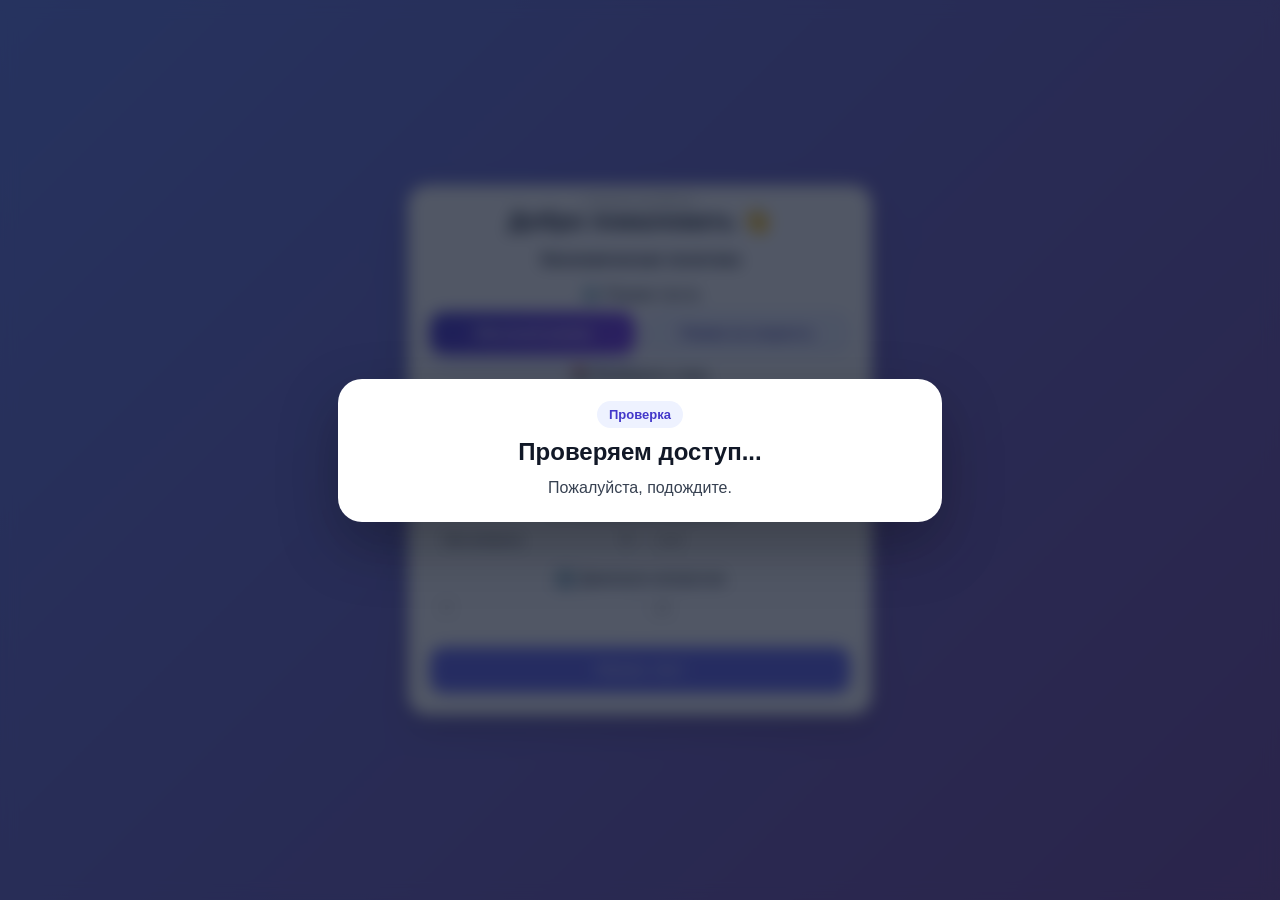
<file: index.html>
<!DOCTYPE html>
<html lang="ru">
<head>
<meta charset="UTF-8">
<meta name="viewport" content="width=device-width, initial-scale=1">
<title>Тест</title>
<link rel="stylesheet" href="policy_style.css">
</head>
<body>
<div id="app"></div>
<script src="policy_script.js"></script>
</body>
</html>
</file>
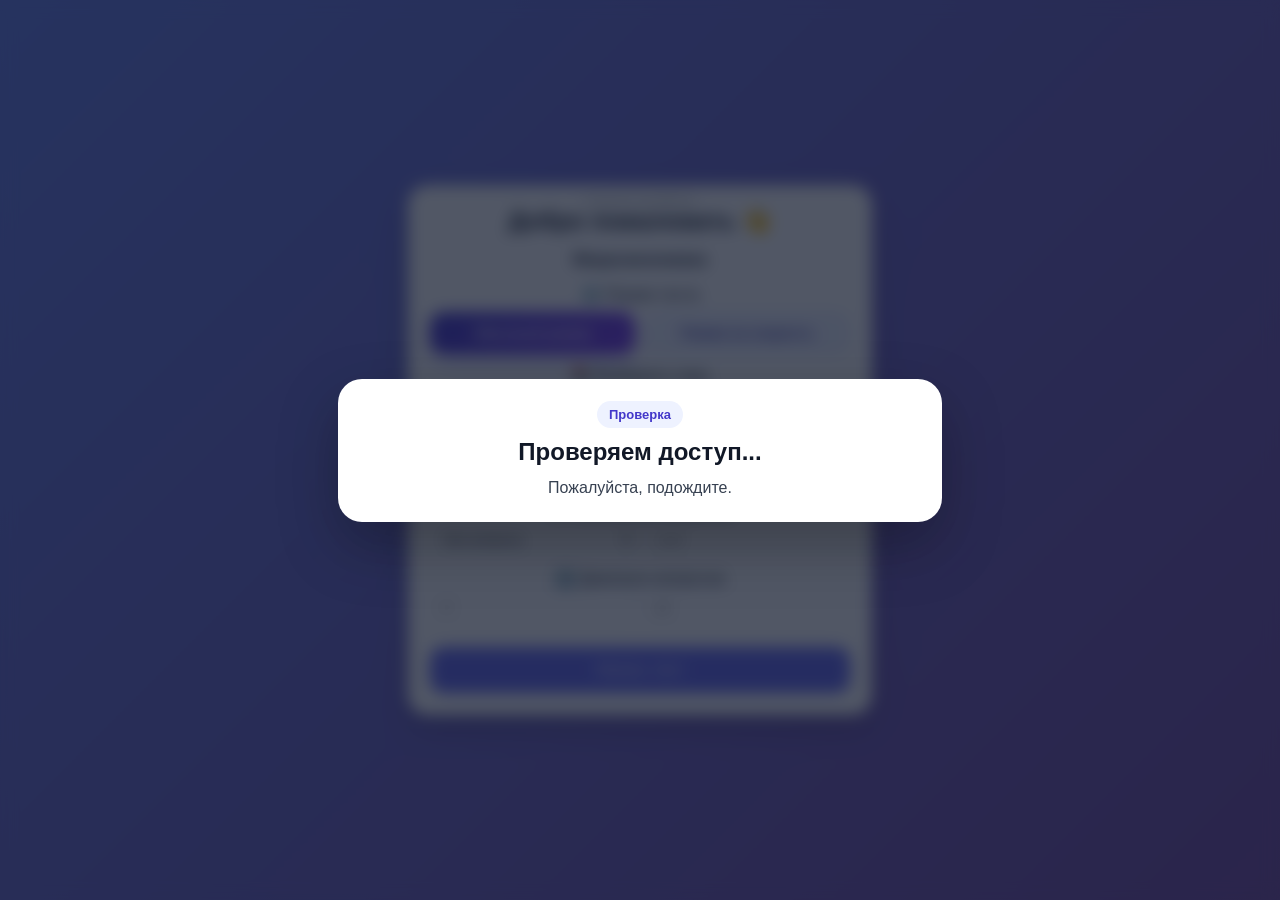
<file: macro_index.html>
<!DOCTYPE html>
<html lang="ru">
<head>
<meta charset="UTF-8">
<meta name="viewport" content="width=device-width, initial-scale=1">
<title>Тест</title>
<link rel="stylesheet" href="macro_style.css">
</head>
<body>
<div id="app"></div>
<script src="macro_script.js"></script>
</body>
</html>
</file>
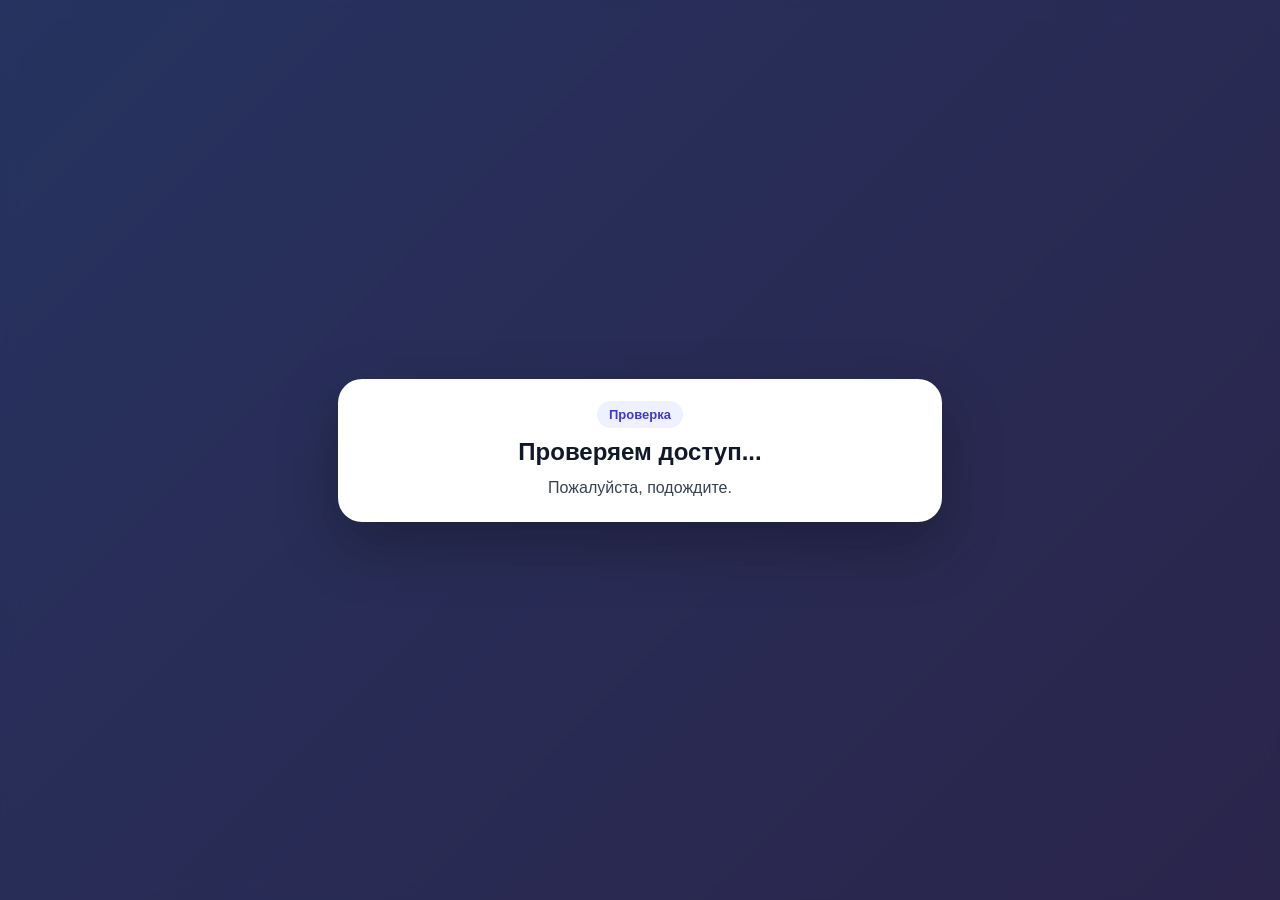
<file: macro_test.html>
<!DOCTYPE html>
<html lang="ru">
<head>
    <meta charset="UTF-8">
    <meta name="viewport" content="width=device-width, initial-scale=1">
    <title>Тестирование</title>
    <link rel="stylesheet" href="macro_style.css">
</head>
<body>
    <div class="card">
        <div id="timer"></div>
        <div id="question"></div>
        <div id="options"></div>
    </div>
    <script src="macro_script.js"></script>
</body>
</html>
</file>
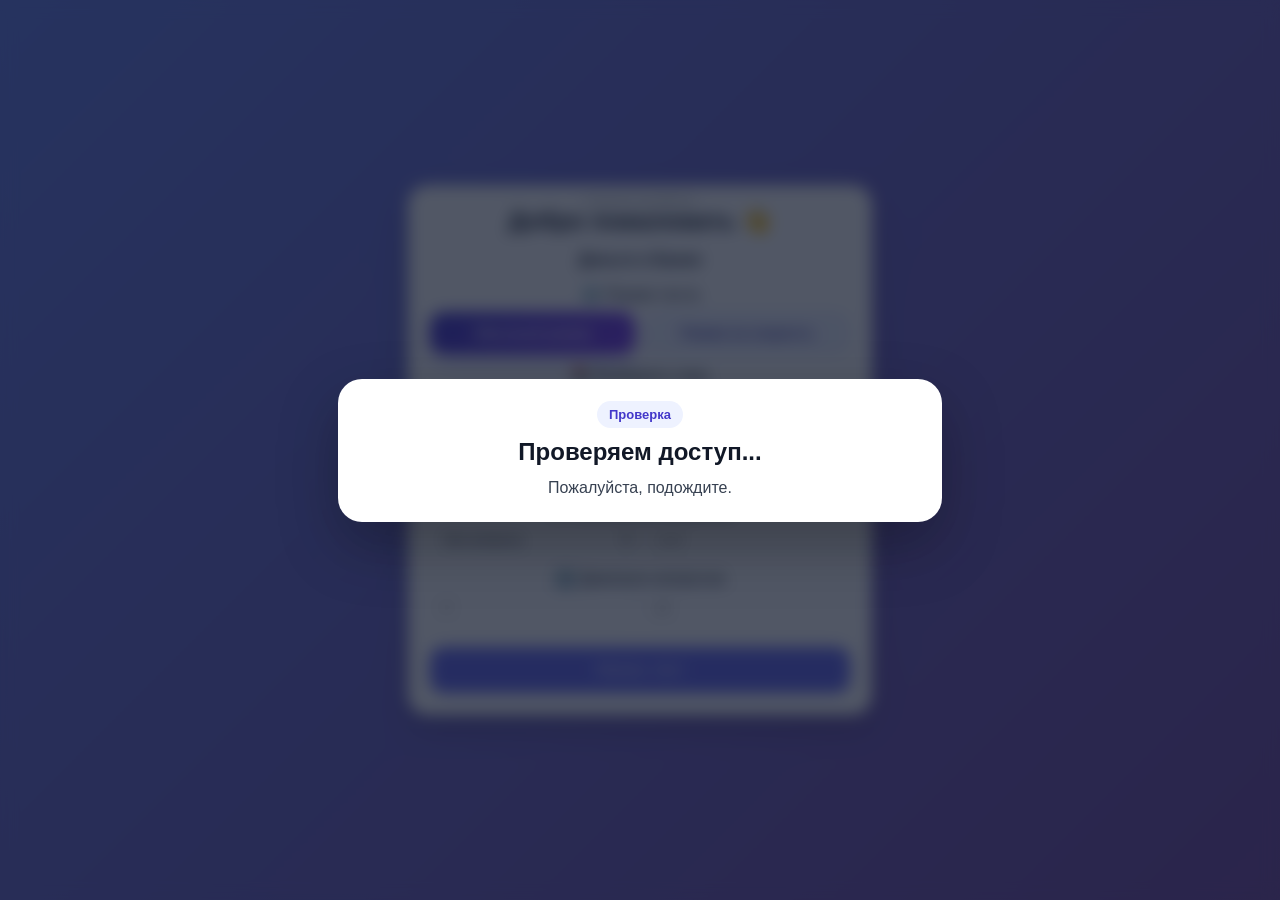
<file: money_index.html>
<!DOCTYPE html>
<html lang="ru">
<head>
<meta charset="UTF-8">
<meta name="viewport" content="width=device-width, initial-scale=1">
<title>Тест</title>
<link rel="stylesheet" href="money_style.css">
</head>
<body>
<div id="app"></div>
<script src="money_script.js"></script>
</body>
</html>
</file>
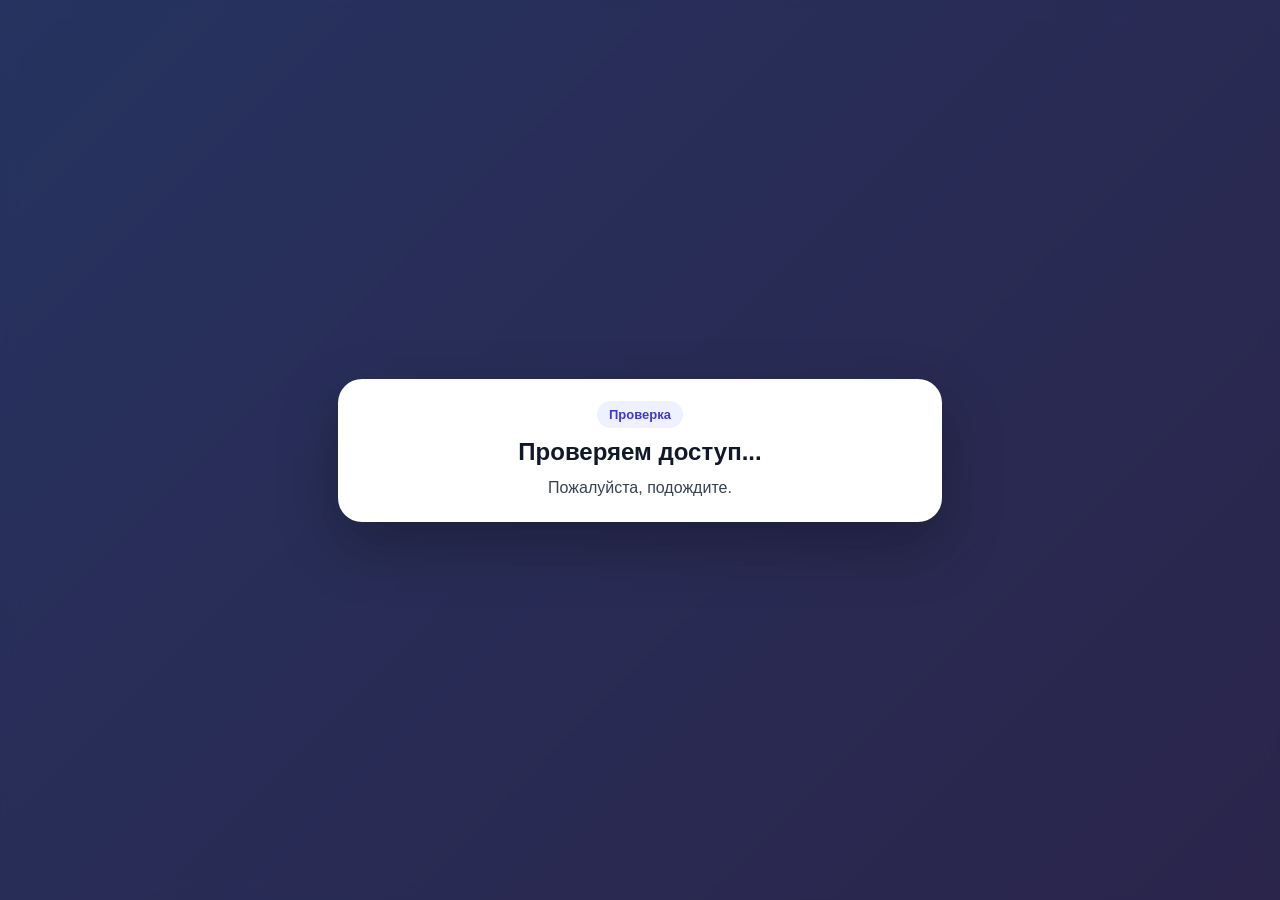
<file: money_test.html>
<!DOCTYPE html>
<html lang="ru">
<head>
    <meta charset="UTF-8">
    <meta name="viewport" content="width=device-width, initial-scale=1">
    <title>Тестирование</title>
    <link rel="stylesheet" href="money_style.css">
</head>
<body>
    <div class="card">
        <div id="timer"></div>
        <div id="question"></div>
        <div id="options"></div>
    </div>
    <script src="money_script.js"></script>
</body>
</html>
</file>
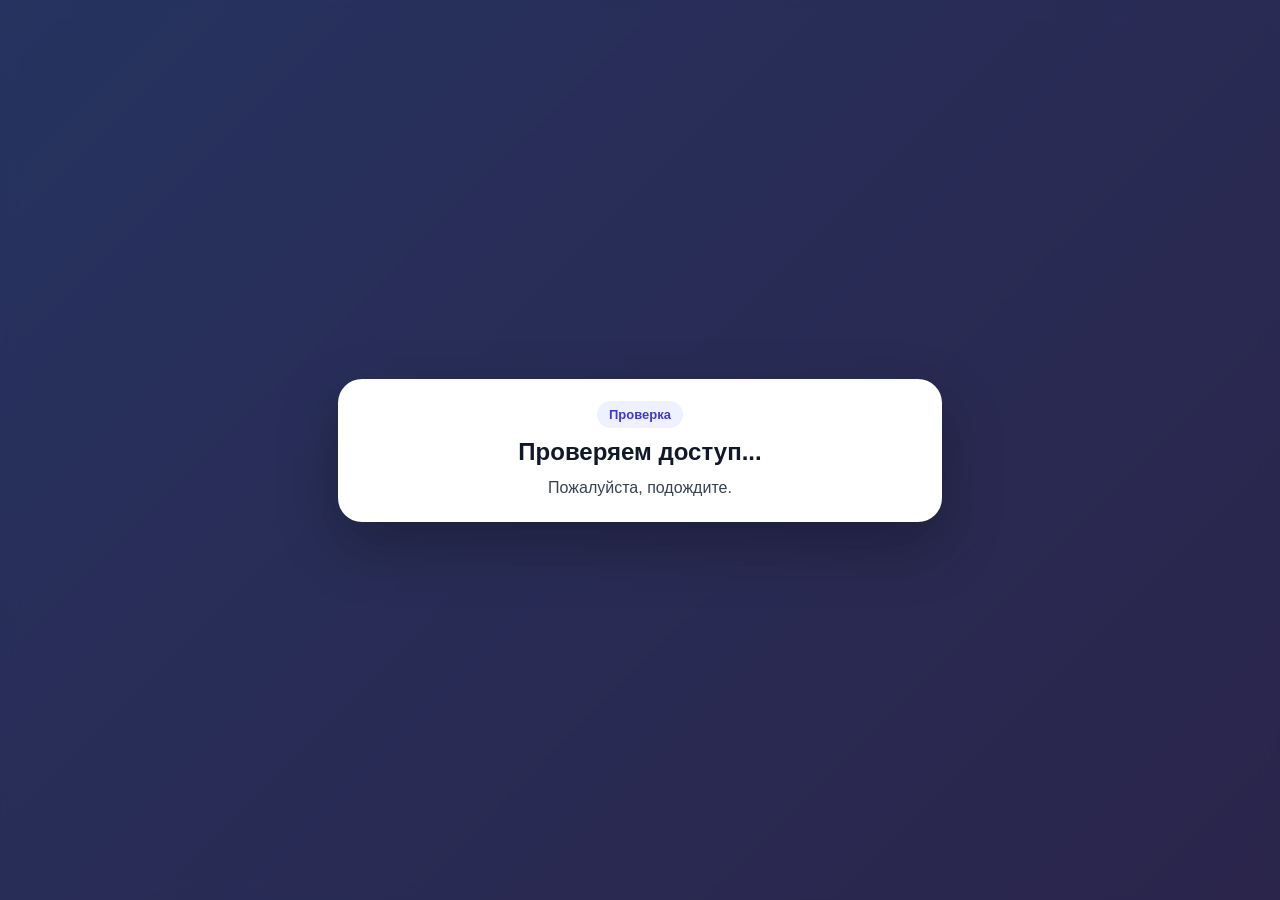
<file: policy_test.html>
<!DOCTYPE html>
<html lang="ru">
<head>
    <meta charset="UTF-8">
    <meta name="viewport" content="width=device-width, initial-scale=1">
    <title>Тестирование</title>
    <link rel="stylesheet" href="policy_style.css">
</head>
<body>
    <div class="card">
        <div id="timer"></div>
        <div id="question"></div>
        <div id="options"></div>
    </div>
    <script src="policy_script.js"></script>
</body>
</html>
</file>
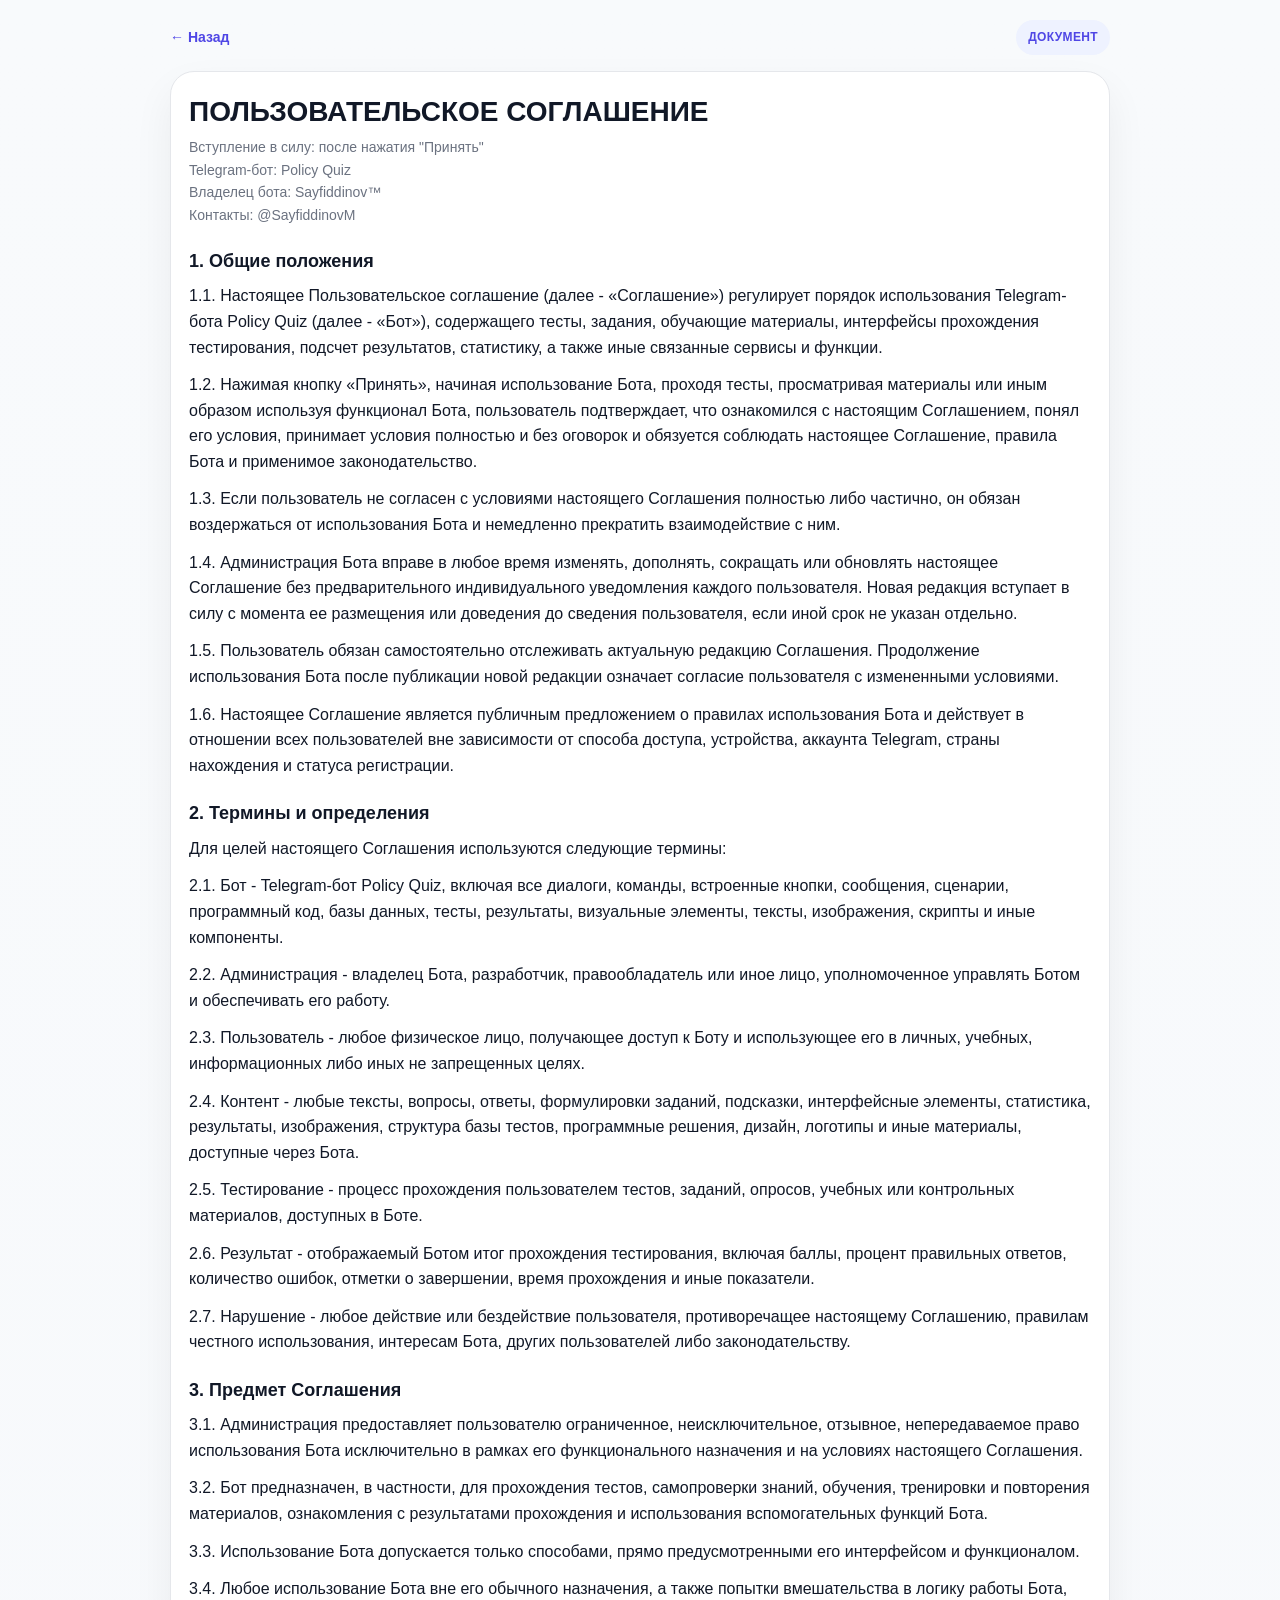
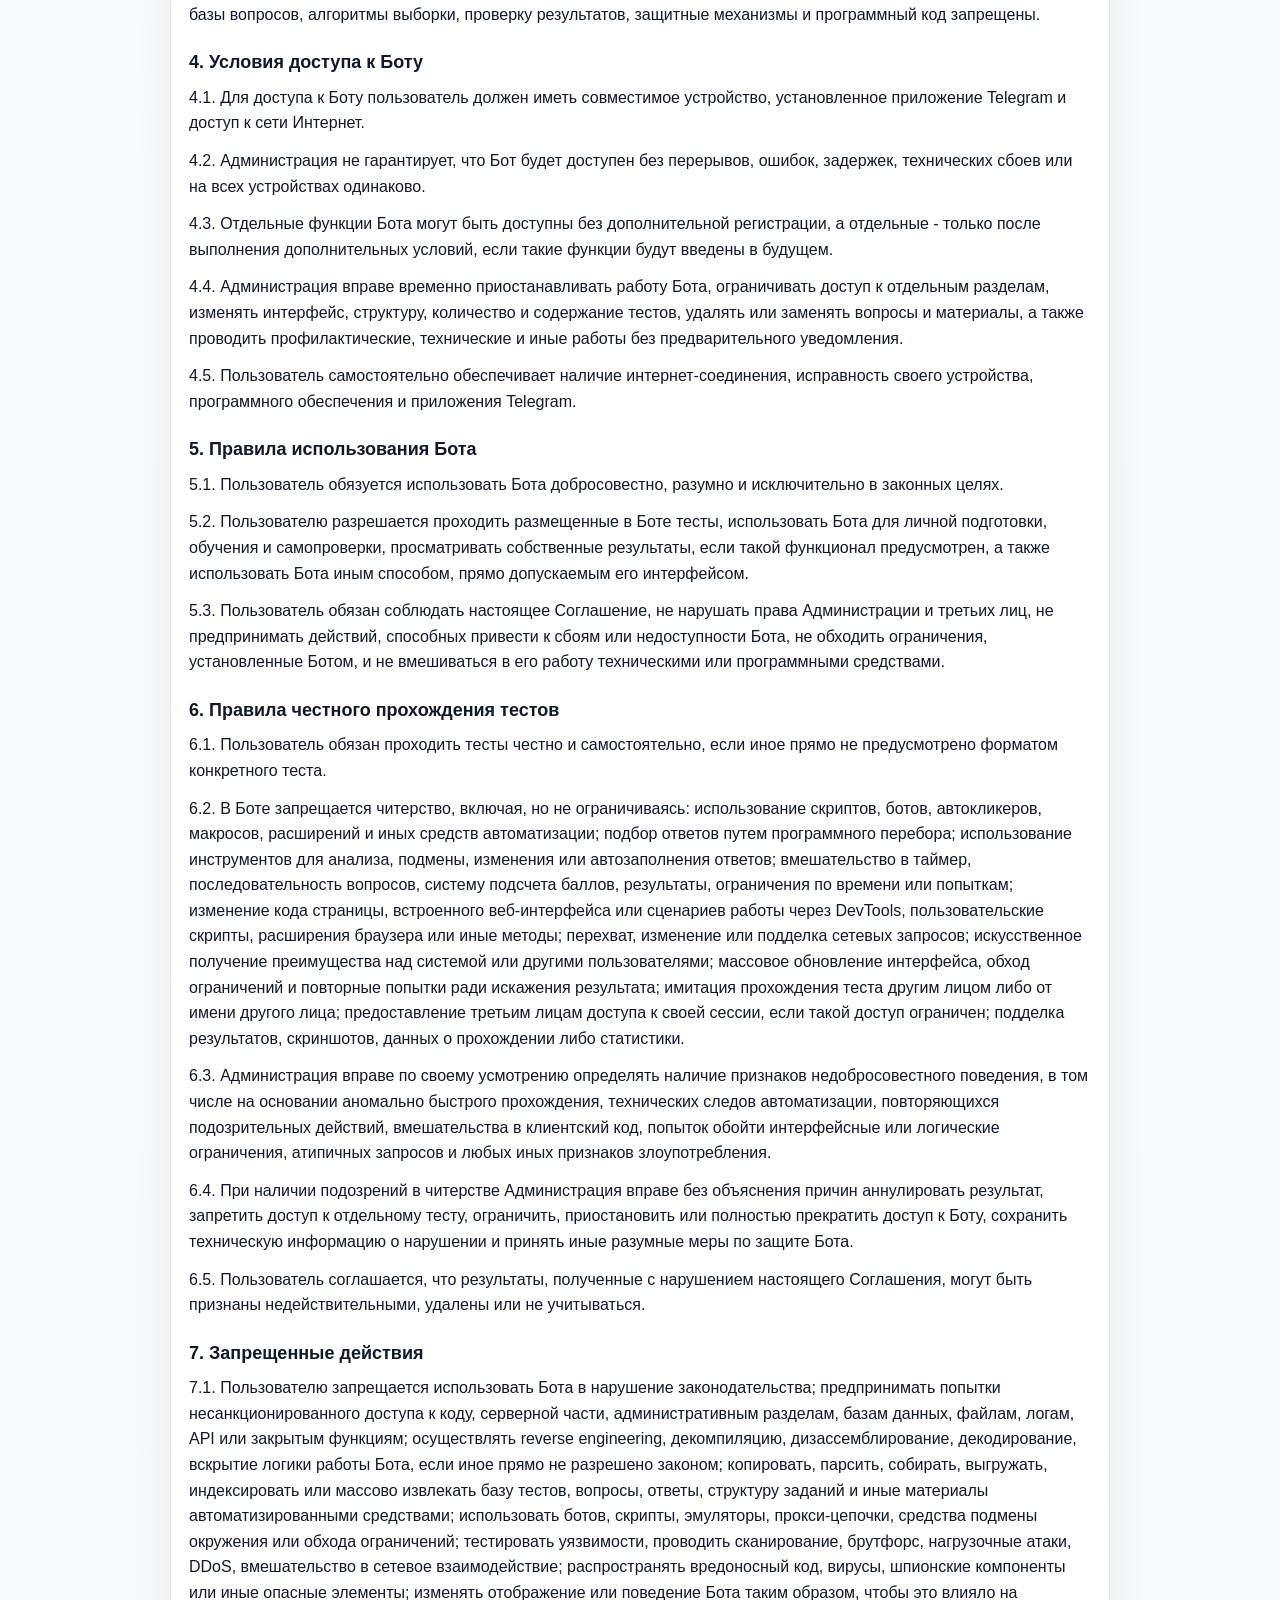
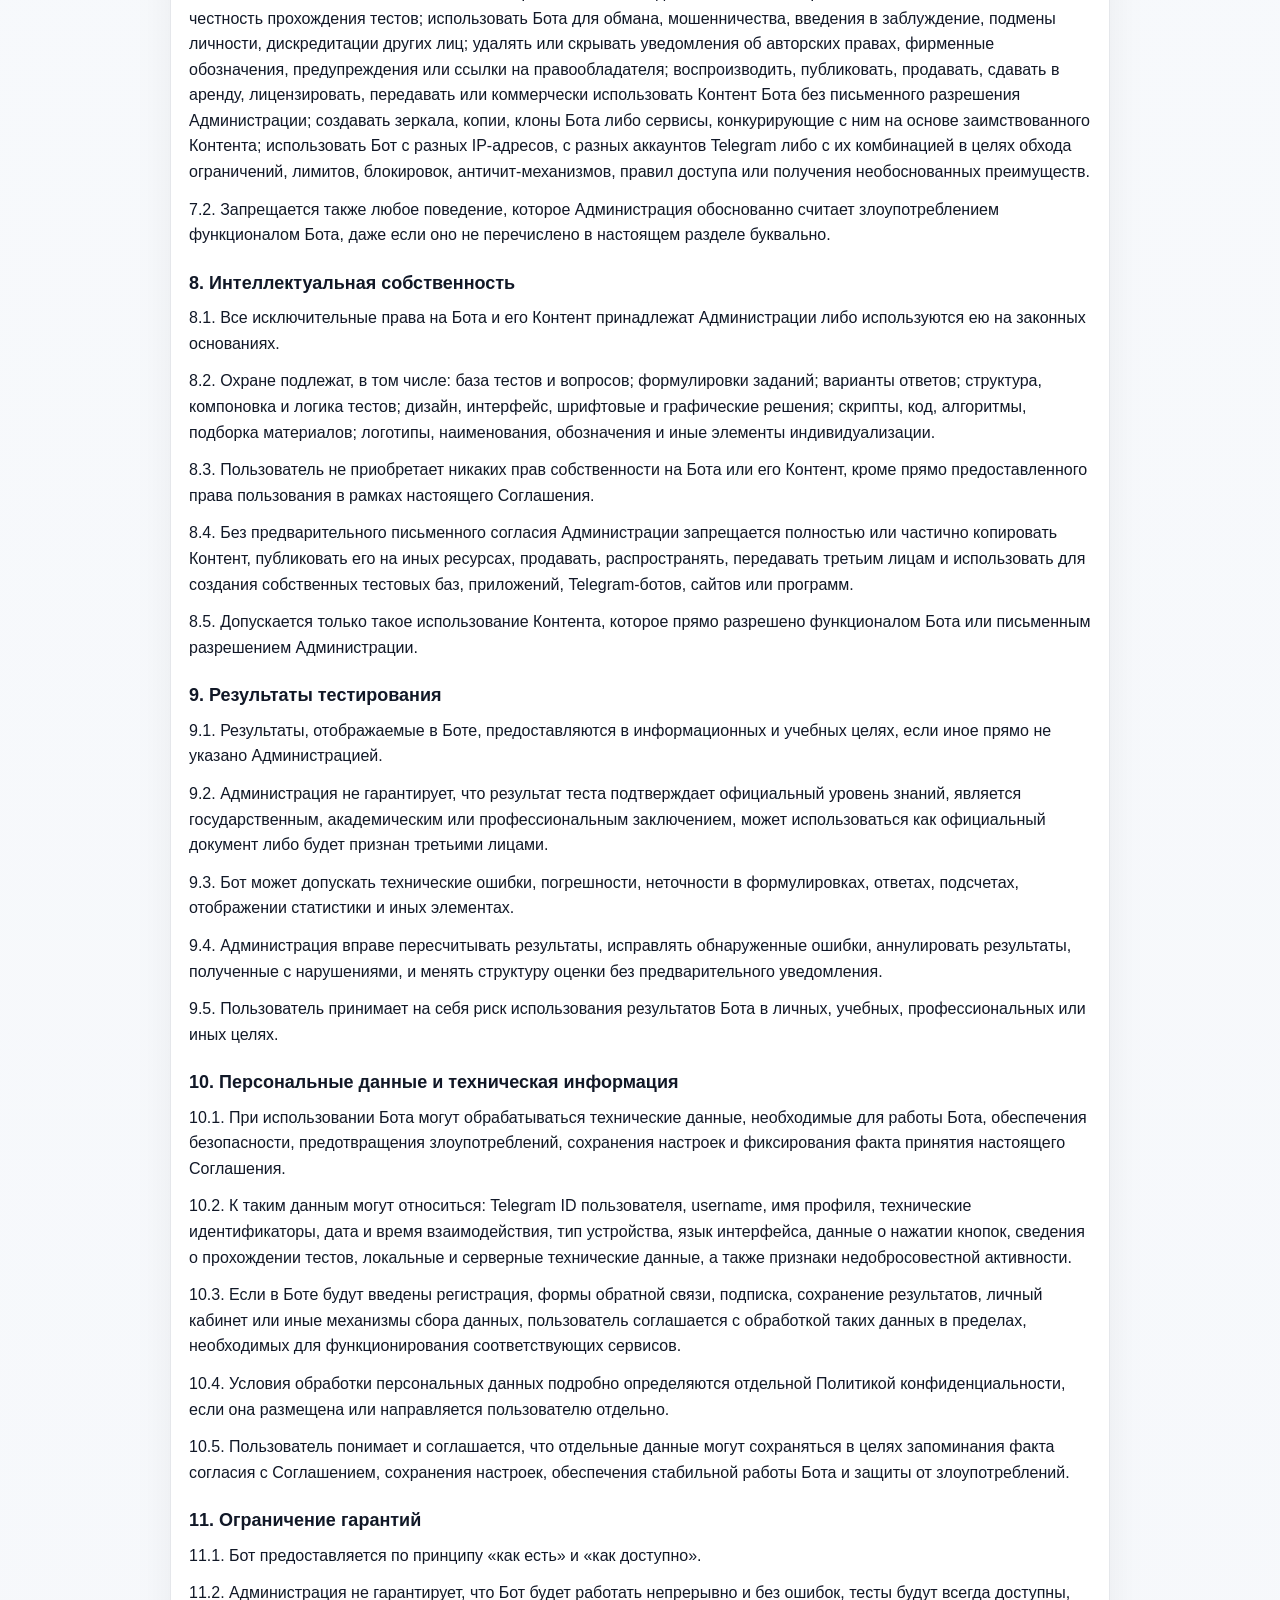
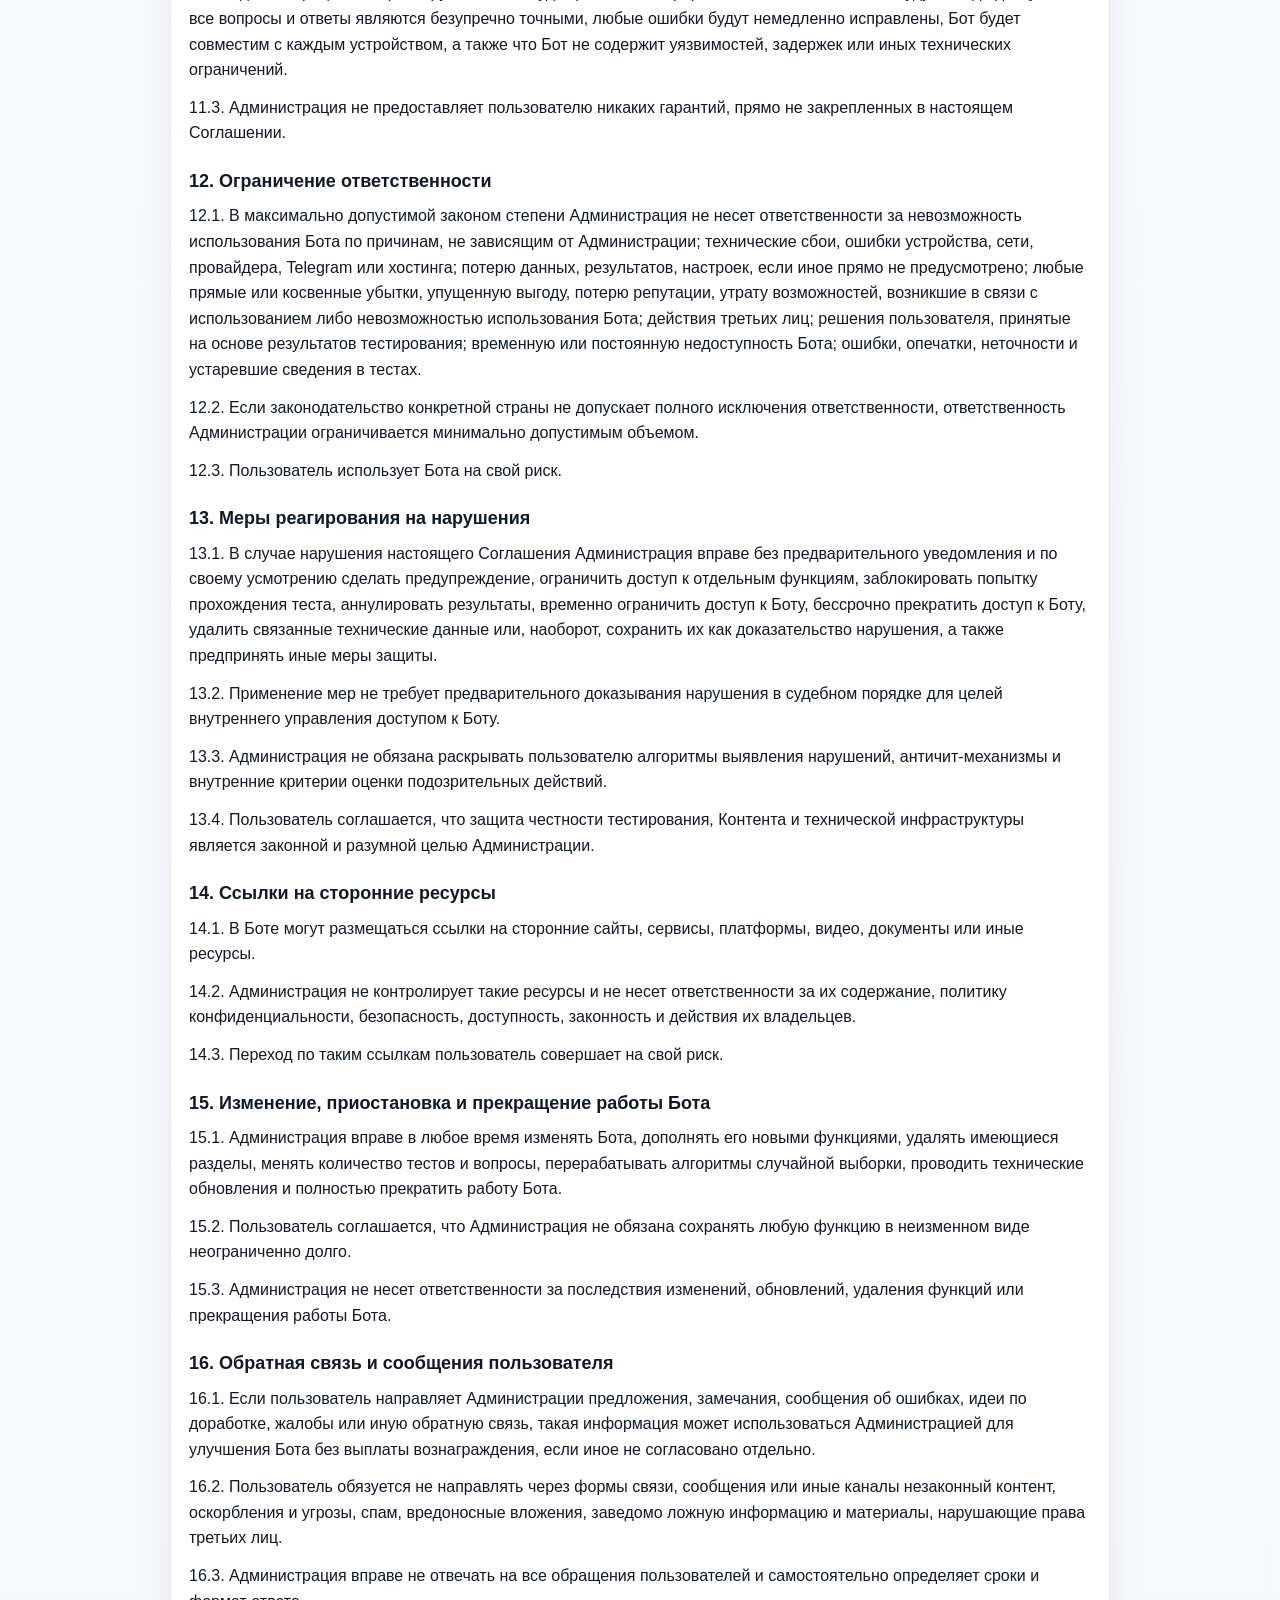
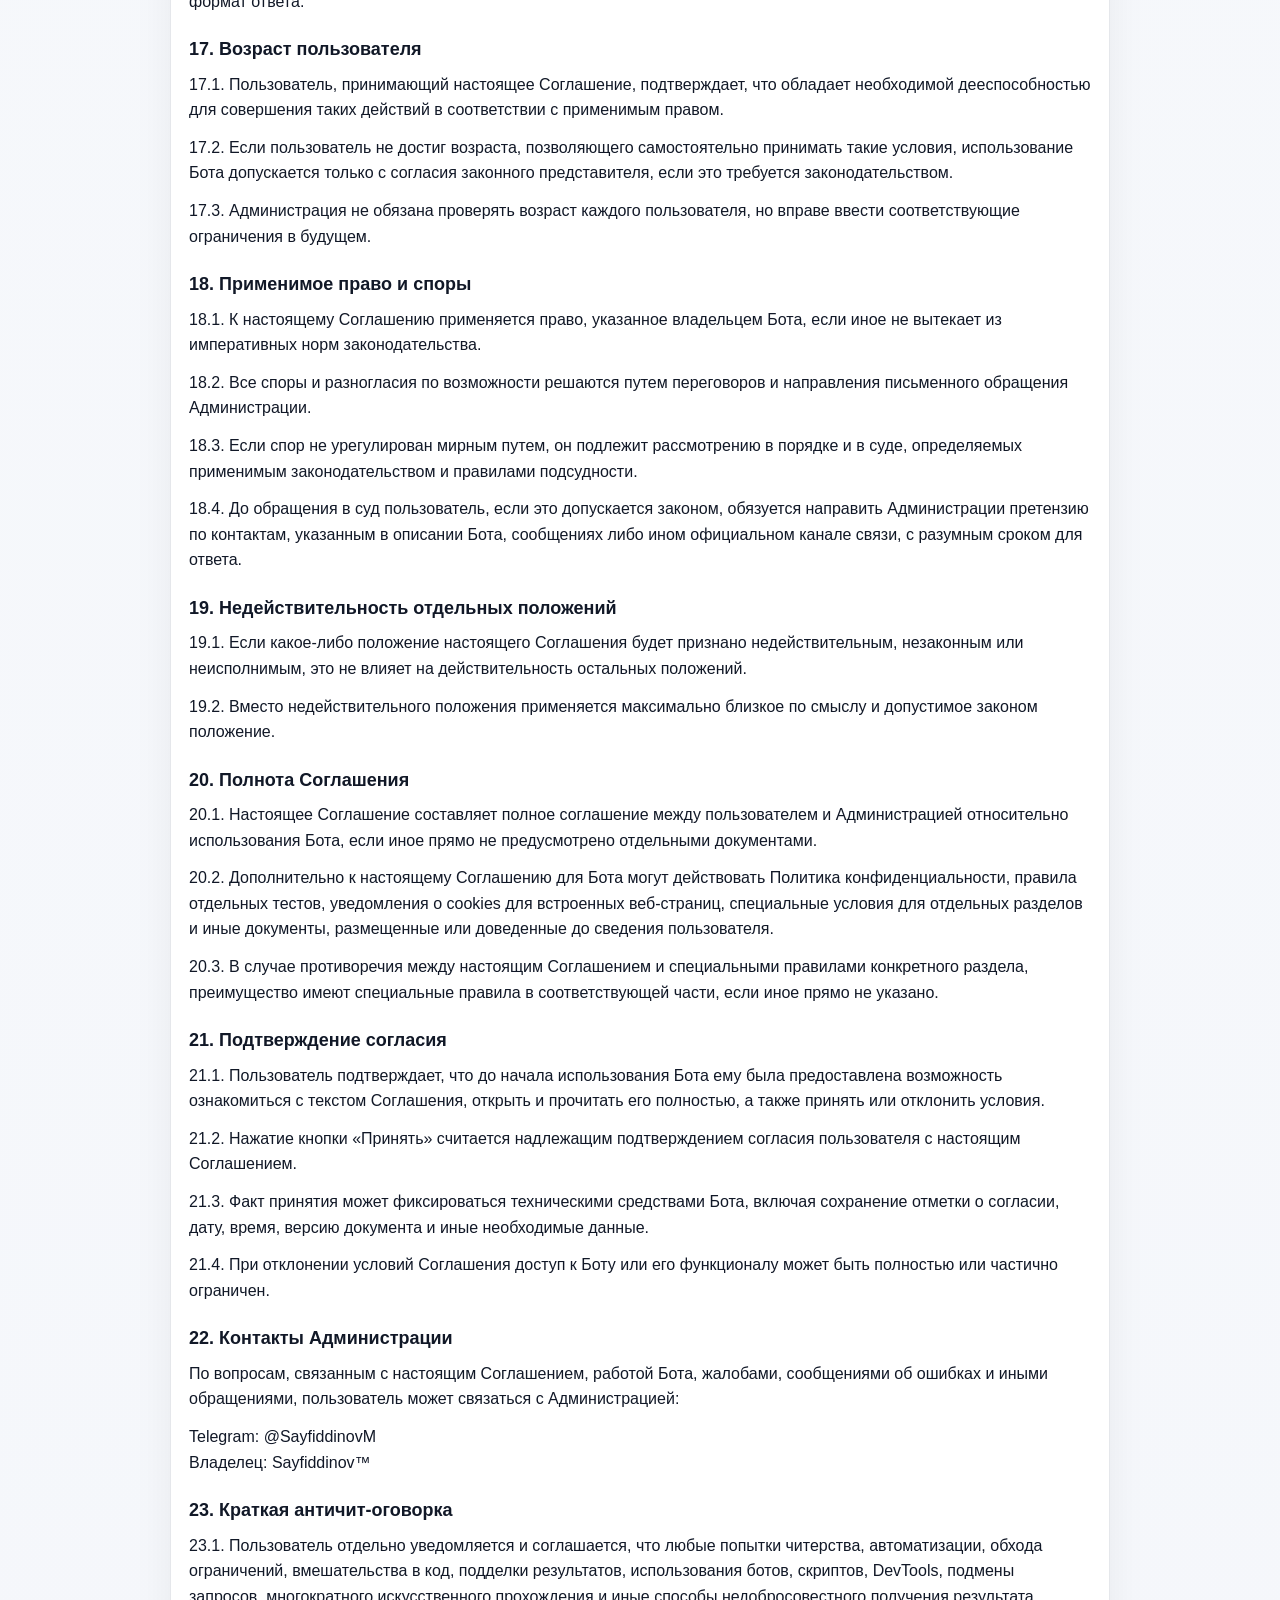
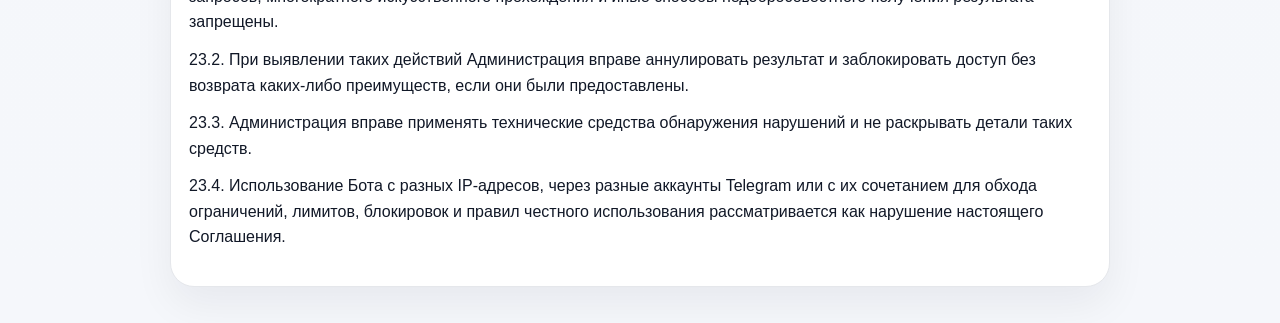
<file: user_agreement.html>
<!DOCTYPE html>
<html lang="ru">
<head>
  <meta charset="UTF-8">
  <meta name="viewport" content="width=device-width, initial-scale=1.0">
  <title>Пользовательское соглашение</title>
  <style>
    :root {
      --bg: #f5f7fb;
      --card: #ffffff;
      --text: #111827;
      --muted: #6b7280;
      --border: #e5e7eb;
      --accent: #4f46e5;
      --accent-soft: #eef2ff;
    }
    * { box-sizing: border-box; }
    body {
      margin: 0;
      font-family: Arial, sans-serif;
      background: linear-gradient(180deg, #f8fafc 0%, var(--bg) 100%);
      color: var(--text);
      line-height: 1.6;
    }
    .page {
      width: min(940px, calc(100% - 28px));
      margin: 0 auto;
      padding: 20px 0 36px;
    }
    .topbar {
      display: flex;
      align-items: center;
      justify-content: space-between;
      gap: 12px;
      margin-bottom: 16px;
    }
    .back-link {
      display: inline-flex;
      align-items: center;
      gap: 8px;
      text-decoration: none;
      color: var(--accent);
      font-weight: 700;
      font-size: 14px;
    }
    .badge {
      display: inline-flex;
      align-items: center;
      padding: 8px 12px;
      border-radius: 999px;
      background: var(--accent-soft);
      color: var(--accent);
      font-size: 12px;
      font-weight: 800;
      letter-spacing: .03em;
      text-transform: uppercase;
    }
    .card {
      background: var(--card);
      border: 1px solid var(--border);
      border-radius: 24px;
      padding: 24px 18px;
      box-shadow: 0 18px 40px rgba(15, 23, 42, 0.06);
    }
    .agreement-doc-title {
      margin: 0 0 8px;
      font-size: 28px;
      line-height: 1.15;
    }
    .agreement-doc-meta {
      margin: 0 0 22px;
      color: var(--muted);
      font-size: 14px;
    }
    .agreement-doc-section {
      margin: 24px 0 10px;
      font-size: 18px;
      line-height: 1.3;
    }
    p { margin: 0 0 12px; }
    .agreement-doc-note {
      padding: 14px 16px;
      border-radius: 16px;
      background: #fff7ed;
      border: 1px solid #fed7aa;
    }
    body.embedded .page { width: 100%; padding: 8px; }
    body.embedded .topbar { display: none; }
    body.embedded .card { border: none; box-shadow: none; padding: 10px 8px 18px; border-radius: 0; }
    body.embedded { background: #ffffff; }
  </style>
</head>
<body>
  <div class="page">
    <div class="topbar">
      <a class="back-link" href="index.html" onclick="if (history.length > 1) { history.back(); return false; }">← Назад</a>
      <div class="badge">Документ</div>
    </div>

    <main class="card">
      <h3 class="agreement-doc-title">ПОЛЬЗОВАТЕЛЬСКОЕ СОГЛАШЕНИЕ</h3>
            <p class="agreement-doc-meta">Вступление в силу: после нажатия "Принять"<br>Telegram-бот: Policy Quiz<br>Владелец бота: Sayfiddinov™<br>Контакты: @SayfiddinovM</p>
            <h4 class="agreement-doc-section">1. Общие положения</h4>
            <p>1.1. Настоящее Пользовательское соглашение (далее - «Соглашение») регулирует порядок использования Telegram-бота Policy Quiz (далее - «Бот»), содержащего тесты, задания, обучающие материалы, интерфейсы прохождения тестирования, подсчет результатов, статистику, а также иные связанные сервисы и функции.</p>
            <p>1.2. Нажимая кнопку «Принять», начиная использование Бота, проходя тесты, просматривая материалы или иным образом используя функционал Бота, пользователь подтверждает, что ознакомился с настоящим Соглашением, понял его условия, принимает условия полностью и без оговорок и обязуется соблюдать настоящее Соглашение, правила Бота и применимое законодательство.</p>
            <p>1.3. Если пользователь не согласен с условиями настоящего Соглашения полностью либо частично, он обязан воздержаться от использования Бота и немедленно прекратить взаимодействие с ним.</p>
            <p>1.4. Администрация Бота вправе в любое время изменять, дополнять, сокращать или обновлять настоящее Соглашение без предварительного индивидуального уведомления каждого пользователя. Новая редакция вступает в силу с момента ее размещения или доведения до сведения пользователя, если иной срок не указан отдельно.</p>
            <p>1.5. Пользователь обязан самостоятельно отслеживать актуальную редакцию Соглашения. Продолжение использования Бота после публикации новой редакции означает согласие пользователя с измененными условиями.</p>
            <p>1.6. Настоящее Соглашение является публичным предложением о правилах использования Бота и действует в отношении всех пользователей вне зависимости от способа доступа, устройства, аккаунта Telegram, страны нахождения и статуса регистрации.</p>
            <h4 class="agreement-doc-section">2. Термины и определения</h4>
            <p>Для целей настоящего Соглашения используются следующие термины:</p>
            <p>2.1. Бот - Telegram-бот Policy Quiz, включая все диалоги, команды, встроенные кнопки, сообщения, сценарии, программный код, базы данных, тесты, результаты, визуальные элементы, тексты, изображения, скрипты и иные компоненты.</p>
            <p>2.2. Администрация - владелец Бота, разработчик, правообладатель или иное лицо, уполномоченное управлять Ботом и обеспечивать его работу.</p>
            <p>2.3. Пользователь - любое физическое лицо, получающее доступ к Боту и использующее его в личных, учебных, информационных либо иных не запрещенных целях.</p>
            <p>2.4. Контент - любые тексты, вопросы, ответы, формулировки заданий, подсказки, интерфейсные элементы, статистика, результаты, изображения, структура базы тестов, программные решения, дизайн, логотипы и иные материалы, доступные через Бота.</p>
            <p>2.5. Тестирование - процесс прохождения пользователем тестов, заданий, опросов, учебных или контрольных материалов, доступных в Боте.</p>
            <p>2.6. Результат - отображаемый Ботом итог прохождения тестирования, включая баллы, процент правильных ответов, количество ошибок, отметки о завершении, время прохождения и иные показатели.</p>
            <p>2.7. Нарушение - любое действие или бездействие пользователя, противоречащее настоящему Соглашению, правилам честного использования, интересам Бота, других пользователей либо законодательству.</p>
            <h4 class="agreement-doc-section">3. Предмет Соглашения</h4>
            <p>3.1. Администрация предоставляет пользователю ограниченное, неисключительное, отзывное, непередаваемое право использования Бота исключительно в рамках его функционального назначения и на условиях настоящего Соглашения.</p>
            <p>3.2. Бот предназначен, в частности, для прохождения тестов, самопроверки знаний, обучения, тренировки и повторения материалов, ознакомления с результатами прохождения и использования вспомогательных функций Бота.</p>
            <p>3.3. Использование Бота допускается только способами, прямо предусмотренными его интерфейсом и функционалом.</p>
            <p>3.4. Любое использование Бота вне его обычного назначения, а также попытки вмешательства в логику работы Бота, базы вопросов, алгоритмы выборки, проверку результатов, защитные механизмы и программный код запрещены.</p>
            <h4 class="agreement-doc-section">4. Условия доступа к Боту</h4>
            <p>4.1. Для доступа к Боту пользователь должен иметь совместимое устройство, установленное приложение Telegram и доступ к сети Интернет.</p>
            <p>4.2. Администрация не гарантирует, что Бот будет доступен без перерывов, ошибок, задержек, технических сбоев или на всех устройствах одинаково.</p>
            <p>4.3. Отдельные функции Бота могут быть доступны без дополнительной регистрации, а отдельные - только после выполнения дополнительных условий, если такие функции будут введены в будущем.</p>
            <p>4.4. Администрация вправе временно приостанавливать работу Бота, ограничивать доступ к отдельным разделам, изменять интерфейс, структуру, количество и содержание тестов, удалять или заменять вопросы и материалы, а также проводить профилактические, технические и иные работы без предварительного уведомления.</p>
            <p>4.5. Пользователь самостоятельно обеспечивает наличие интернет-соединения, исправность своего устройства, программного обеспечения и приложения Telegram.</p>
            <h4 class="agreement-doc-section">5. Правила использования Бота</h4>
            <p>5.1. Пользователь обязуется использовать Бота добросовестно, разумно и исключительно в законных целях.</p>
            <p>5.2. Пользователю разрешается проходить размещенные в Боте тесты, использовать Бота для личной подготовки, обучения и самопроверки, просматривать собственные результаты, если такой функционал предусмотрен, а также использовать Бота иным способом, прямо допускаемым его интерфейсом.</p>
            <p>5.3. Пользователь обязан соблюдать настоящее Соглашение, не нарушать права Администрации и третьих лиц, не предпринимать действий, способных привести к сбоям или недоступности Бота, не обходить ограничения, установленные Ботом, и не вмешиваться в его работу техническими или программными средствами.</p>
            <h4 class="agreement-doc-section">6. Правила честного прохождения тестов</h4>
            <p>6.1. Пользователь обязан проходить тесты честно и самостоятельно, если иное прямо не предусмотрено форматом конкретного теста.</p>
            <p>6.2. В Боте запрещается читерство, включая, но не ограничиваясь: использование скриптов, ботов, автокликеров, макросов, расширений и иных средств автоматизации; подбор ответов путем программного перебора; использование инструментов для анализа, подмены, изменения или автозаполнения ответов; вмешательство в таймер, последовательность вопросов, систему подсчета баллов, результаты, ограничения по времени или попыткам; изменение кода страницы, встроенного веб-интерфейса или сценариев работы через DevTools, пользовательские скрипты, расширения браузера или иные методы; перехват, изменение или подделка сетевых запросов; искусственное получение преимущества над системой или другими пользователями; массовое обновление интерфейса, обход ограничений и повторные попытки ради искажения результата; имитация прохождения теста другим лицом либо от имени другого лица; предоставление третьим лицам доступа к своей сессии, если такой доступ ограничен; подделка результатов, скриншотов, данных о прохождении либо статистики.</p>
            <p>6.3. Администрация вправе по своему усмотрению определять наличие признаков недобросовестного поведения, в том числе на основании аномально быстрого прохождения, технических следов автоматизации, повторяющихся подозрительных действий, вмешательства в клиентский код, попыток обойти интерфейсные или логические ограничения, атипичных запросов и любых иных признаков злоупотребления.</p>
            <p>6.4. При наличии подозрений в читерстве Администрация вправе без объяснения причин аннулировать результат, запретить доступ к отдельному тесту, ограничить, приостановить или полностью прекратить доступ к Боту, сохранить техническую информацию о нарушении и принять иные разумные меры по защите Бота.</p>
            <p>6.5. Пользователь соглашается, что результаты, полученные с нарушением настоящего Соглашения, могут быть признаны недействительными, удалены или не учитываться.</p>
            <h4 class="agreement-doc-section">7. Запрещенные действия</h4>
            <p>7.1. Пользователю запрещается использовать Бота в нарушение законодательства; предпринимать попытки несанкционированного доступа к коду, серверной части, административным разделам, базам данных, файлам, логам, API или закрытым функциям; осуществлять reverse engineering, декомпиляцию, дизассемблирование, декодирование, вскрытие логики работы Бота, если иное прямо не разрешено законом; копировать, парсить, собирать, выгружать, индексировать или массово извлекать базу тестов, вопросы, ответы, структуру заданий и иные материалы автоматизированными средствами; использовать ботов, скрипты, эмуляторы, прокси-цепочки, средства подмены окружения или обхода ограничений; тестировать уязвимости, проводить сканирование, брутфорс, нагрузочные атаки, DDoS, вмешательство в сетевое взаимодействие; распространять вредоносный код, вирусы, шпионские компоненты или иные опасные элементы; изменять отображение или поведение Бота таким образом, чтобы это влияло на честность прохождения тестов; использовать Бота для обмана, мошенничества, введения в заблуждение, подмены личности, дискредитации других лиц; удалять или скрывать уведомления об авторских правах, фирменные обозначения, предупреждения или ссылки на правообладателя; воспроизводить, публиковать, продавать, сдавать в аренду, лицензировать, передавать или коммерчески использовать Контент Бота без письменного разрешения Администрации; создавать зеркала, копии, клоны Бота либо сервисы, конкурирующие с ним на основе заимствованного Контента; использовать Бот с разных IP-адресов, с разных аккаунтов Telegram либо с их комбинацией в целях обхода ограничений, лимитов, блокировок, античит-механизмов, правил доступа или получения необоснованных преимуществ.</p>
            <p>7.2. Запрещается также любое поведение, которое Администрация обоснованно считает злоупотреблением функционалом Бота, даже если оно не перечислено в настоящем разделе буквально.</p>
            <h4 class="agreement-doc-section">8. Интеллектуальная собственность</h4>
            <p>8.1. Все исключительные права на Бота и его Контент принадлежат Администрации либо используются ею на законных основаниях.</p>
            <p>8.2. Охране подлежат, в том числе: база тестов и вопросов; формулировки заданий; варианты ответов; структура, компоновка и логика тестов; дизайн, интерфейс, шрифтовые и графические решения; скрипты, код, алгоритмы, подборка материалов; логотипы, наименования, обозначения и иные элементы индивидуализации.</p>
            <p>8.3. Пользователь не приобретает никаких прав собственности на Бота или его Контент, кроме прямо предоставленного права пользования в рамках настоящего Соглашения.</p>
            <p>8.4. Без предварительного письменного согласия Администрации запрещается полностью или частично копировать Контент, публиковать его на иных ресурсах, продавать, распространять, передавать третьим лицам и использовать для создания собственных тестовых баз, приложений, Telegram-ботов, сайтов или программ.</p>
            <p>8.5. Допускается только такое использование Контента, которое прямо разрешено функционалом Бота или письменным разрешением Администрации.</p>
            <h4 class="agreement-doc-section">9. Результаты тестирования</h4>
            <p>9.1. Результаты, отображаемые в Боте, предоставляются в информационных и учебных целях, если иное прямо не указано Администрацией.</p>
            <p>9.2. Администрация не гарантирует, что результат теста подтверждает официальный уровень знаний, является государственным, академическим или профессиональным заключением, может использоваться как официальный документ либо будет признан третьими лицами.</p>
            <p>9.3. Бот может допускать технические ошибки, погрешности, неточности в формулировках, ответах, подсчетах, отображении статистики и иных элементах.</p>
            <p>9.4. Администрация вправе пересчитывать результаты, исправлять обнаруженные ошибки, аннулировать результаты, полученные с нарушениями, и менять структуру оценки без предварительного уведомления.</p>
            <p>9.5. Пользователь принимает на себя риск использования результатов Бота в личных, учебных, профессиональных или иных целях.</p>
            <h4 class="agreement-doc-section">10. Персональные данные и техническая информация</h4>
            <p>10.1. При использовании Бота могут обрабатываться технические данные, необходимые для работы Бота, обеспечения безопасности, предотвращения злоупотреблений, сохранения настроек и фиксирования факта принятия настоящего Соглашения.</p>
            <p>10.2. К таким данным могут относиться: Telegram ID пользователя, username, имя профиля, технические идентификаторы, дата и время взаимодействия, тип устройства, язык интерфейса, данные о нажатии кнопок, сведения о прохождении тестов, локальные и серверные технические данные, а также признаки недобросовестной активности.</p>
            <p>10.3. Если в Боте будут введены регистрация, формы обратной связи, подписка, сохранение результатов, личный кабинет или иные механизмы сбора данных, пользователь соглашается с обработкой таких данных в пределах, необходимых для функционирования соответствующих сервисов.</p>
            <p>10.4. Условия обработки персональных данных подробно определяются отдельной Политикой конфиденциальности, если она размещена или направляется пользователю отдельно.</p>
            <p>10.5. Пользователь понимает и соглашается, что отдельные данные могут сохраняться в целях запоминания факта согласия с Соглашением, сохранения настроек, обеспечения стабильной работы Бота и защиты от злоупотреблений.</p>
            <h4 class="agreement-doc-section">11. Ограничение гарантий</h4>
            <p>11.1. Бот предоставляется по принципу «как есть» и «как доступно».</p>
            <p>11.2. Администрация не гарантирует, что Бот будет работать непрерывно и без ошибок, тесты будут всегда доступны, все вопросы и ответы являются безупречно точными, любые ошибки будут немедленно исправлены, Бот будет совместим с каждым устройством, а также что Бот не содержит уязвимостей, задержек или иных технических ограничений.</p>
            <p>11.3. Администрация не предоставляет пользователю никаких гарантий, прямо не закрепленных в настоящем Соглашении.</p>
            <h4 class="agreement-doc-section">12. Ограничение ответственности</h4>
            <p>12.1. В максимально допустимой законом степени Администрация не несет ответственности за невозможность использования Бота по причинам, не зависящим от Администрации; технические сбои, ошибки устройства, сети, провайдера, Telegram или хостинга; потерю данных, результатов, настроек, если иное прямо не предусмотрено; любые прямые или косвенные убытки, упущенную выгоду, потерю репутации, утрату возможностей, возникшие в связи с использованием либо невозможностью использования Бота; действия третьих лиц; решения пользователя, принятые на основе результатов тестирования; временную или постоянную недоступность Бота; ошибки, опечатки, неточности и устаревшие сведения в тестах.</p>
            <p>12.2. Если законодательство конкретной страны не допускает полного исключения ответственности, ответственность Администрации ограничивается минимально допустимым объемом.</p>
            <p>12.3. Пользователь использует Бота на свой риск.</p>
            <h4 class="agreement-doc-section">13. Меры реагирования на нарушения</h4>
            <p>13.1. В случае нарушения настоящего Соглашения Администрация вправе без предварительного уведомления и по своему усмотрению сделать предупреждение, ограничить доступ к отдельным функциям, заблокировать попытку прохождения теста, аннулировать результаты, временно ограничить доступ к Боту, бессрочно прекратить доступ к Боту, удалить связанные технические данные или, наоборот, сохранить их как доказательство нарушения, а также предпринять иные меры защиты.</p>
            <p>13.2. Применение мер не требует предварительного доказывания нарушения в судебном порядке для целей внутреннего управления доступом к Боту.</p>
            <p>13.3. Администрация не обязана раскрывать пользователю алгоритмы выявления нарушений, античит-механизмы и внутренние критерии оценки подозрительных действий.</p>
            <p>13.4. Пользователь соглашается, что защита честности тестирования, Контента и технической инфраструктуры является законной и разумной целью Администрации.</p>
            <h4 class="agreement-doc-section">14. Ссылки на сторонние ресурсы</h4>
            <p>14.1. В Боте могут размещаться ссылки на сторонние сайты, сервисы, платформы, видео, документы или иные ресурсы.</p>
            <p>14.2. Администрация не контролирует такие ресурсы и не несет ответственности за их содержание, политику конфиденциальности, безопасность, доступность, законность и действия их владельцев.</p>
            <p>14.3. Переход по таким ссылкам пользователь совершает на свой риск.</p>
            <h4 class="agreement-doc-section">15. Изменение, приостановка и прекращение работы Бота</h4>
            <p>15.1. Администрация вправе в любое время изменять Бота, дополнять его новыми функциями, удалять имеющиеся разделы, менять количество тестов и вопросы, перерабатывать алгоритмы случайной выборки, проводить технические обновления и полностью прекратить работу Бота.</p>
            <p>15.2. Пользователь соглашается, что Администрация не обязана сохранять любую функцию в неизменном виде неограниченно долго.</p>
            <p>15.3. Администрация не несет ответственности за последствия изменений, обновлений, удаления функций или прекращения работы Бота.</p>
            <h4 class="agreement-doc-section">16. Обратная связь и сообщения пользователя</h4>
            <p>16.1. Если пользователь направляет Администрации предложения, замечания, сообщения об ошибках, идеи по доработке, жалобы или иную обратную связь, такая информация может использоваться Администрацией для улучшения Бота без выплаты вознаграждения, если иное не согласовано отдельно.</p>
            <p>16.2. Пользователь обязуется не направлять через формы связи, сообщения или иные каналы незаконный контент, оскорбления и угрозы, спам, вредоносные вложения, заведомо ложную информацию и материалы, нарушающие права третьих лиц.</p>
            <p>16.3. Администрация вправе не отвечать на все обращения пользователей и самостоятельно определяет сроки и формат ответа.</p>
            <h4 class="agreement-doc-section">17. Возраст пользователя</h4>
            <p>17.1. Пользователь, принимающий настоящее Соглашение, подтверждает, что обладает необходимой дееспособностью для совершения таких действий в соответствии с применимым правом.</p>
            <p>17.2. Если пользователь не достиг возраста, позволяющего самостоятельно принимать такие условия, использование Бота допускается только с согласия законного представителя, если это требуется законодательством.</p>
            <p>17.3. Администрация не обязана проверять возраст каждого пользователя, но вправе ввести соответствующие ограничения в будущем.</p>
            <h4 class="agreement-doc-section">18. Применимое право и споры</h4>
            <p>18.1. К настоящему Соглашению применяется право, указанное владельцем Бота, если иное не вытекает из императивных норм законодательства.</p>
            <p>18.2. Все споры и разногласия по возможности решаются путем переговоров и направления письменного обращения Администрации.</p>
            <p>18.3. Если спор не урегулирован мирным путем, он подлежит рассмотрению в порядке и в суде, определяемых применимым законодательством и правилами подсудности.</p>
            <p>18.4. До обращения в суд пользователь, если это допускается законом, обязуется направить Администрации претензию по контактам, указанным в описании Бота, сообщениях либо ином официальном канале связи, с разумным сроком для ответа.</p>
            <h4 class="agreement-doc-section">19. Недействительность отдельных положений</h4>
            <p>19.1. Если какое-либо положение настоящего Соглашения будет признано недействительным, незаконным или неисполнимым, это не влияет на действительность остальных положений.</p>
            <p>19.2. Вместо недействительного положения применяется максимально близкое по смыслу и допустимое законом положение.</p>
            <h4 class="agreement-doc-section">20. Полнота Соглашения</h4>
            <p>20.1. Настоящее Соглашение составляет полное соглашение между пользователем и Администрацией относительно использования Бота, если иное прямо не предусмотрено отдельными документами.</p>
            <p>20.2. Дополнительно к настоящему Соглашению для Бота могут действовать Политика конфиденциальности, правила отдельных тестов, уведомления о cookies для встроенных веб-страниц, специальные условия для отдельных разделов и иные документы, размещенные или доведенные до сведения пользователя.</p>
            <p>20.3. В случае противоречия между настоящим Соглашением и специальными правилами конкретного раздела, преимущество имеют специальные правила в соответствующей части, если иное прямо не указано.</p>
            <h4 class="agreement-doc-section">21. Подтверждение согласия</h4>
            <p>21.1. Пользователь подтверждает, что до начала использования Бота ему была предоставлена возможность ознакомиться с текстом Соглашения, открыть и прочитать его полностью, а также принять или отклонить условия.</p>
            <p>21.2. Нажатие кнопки «Принять» считается надлежащим подтверждением согласия пользователя с настоящим Соглашением.</p>
            <p>21.3. Факт принятия может фиксироваться техническими средствами Бота, включая сохранение отметки о согласии, дату, время, версию документа и иные необходимые данные.</p>
            <p>21.4. При отклонении условий Соглашения доступ к Боту или его функционалу может быть полностью или частично ограничен.</p>
            <h4 class="agreement-doc-section">22. Контакты Администрации</h4>
            <p>По вопросам, связанным с настоящим Соглашением, работой Бота, жалобами, сообщениями об ошибках и иными обращениями, пользователь может связаться с Администрацией:</p>
            <p>Telegram: @SayfiddinovM<br>Владелец: Sayfiddinov™</p>
            <h4 class="agreement-doc-section">23. Краткая античит-оговорка</h4>
            <p>23.1. Пользователь отдельно уведомляется и соглашается, что любые попытки читерства, автоматизации, обхода ограничений, вмешательства в код, подделки результатов, использования ботов, скриптов, DevTools, подмены запросов, многократного искусственного прохождения и иные способы недобросовестного получения результата запрещены.</p>
            <p>23.2. При выявлении таких действий Администрация вправе аннулировать результат и заблокировать доступ без возврата каких-либо преимуществ, если они были предоставлены.</p>
            <p>23.3. Администрация вправе применять технические средства обнаружения нарушений и не раскрывать детали таких средств.</p>
            <p>23.4. Использование Бота с разных IP-адресов, через разные аккаунты Telegram или с их сочетанием для обхода ограничений, лимитов, блокировок и правил честного использования рассматривается как нарушение настоящего Соглашения.</p>
    </main>
  </div>
  <script>
    if (window.self !== window.top || new URLSearchParams(window.location.search).get('embed') === '1') {
      document.body.classList.add('embedded');
    }
  </script>
</body>
</html>
</file>
<file: policy_style.css>
/* ===== BODY ===== */
body {
    margin: 0;
    min-height: 100vh;
    font-family: -apple-system, BlinkMacSystemFont, "Segoe UI", Roboto, Inter, Arial, sans-serif;
    background: linear-gradient(135deg, #667eea, #764ba2);
    display: flex;
    justify-content: center;
    align-items: center;
    flex-direction: column;
    color: #111827; 
}

/* ===== CARD ===== */
.card {
    position: relative;
    background: #ffffff;
    width: min(88vw, 420px);
    max-width: 420px;
    padding: clamp(18px, 3.8vw, 22px);
    border-radius: 20px;
    box-shadow: 0 12px 30px rgba(0,0,0,0.2);
    animation: fade 0.4s ease;
    text-align: center;
    color: #111827;
}

@media (max-width: 640px) {
    .card {
        width: min(86vw, 390px);
        padding: 18px 16px;
        border-radius: 18px;
    }
}

@media (max-width: 380px) {
    .card {
        width: min(84vw, 360px);
        padding: 16px 14px;
        border-radius: 17px;
    }
}

/* ===== HEADER ===== */
h2 {
    margin: 0 0 12px;
    text-align: center;
    color: #111827;
}


.test-top-actions {
    display: flex;
    justify-content: flex-end;
    align-items: center;
    min-height: 42px;
    margin-bottom: 10px;
}

.test-top-actions:empty {
    display: none;
}

.top-finish-btn {
    padding: 10px 15px;
    border: none;
    border-radius: 999px;
    background: linear-gradient(135deg, #4338ca 0%, #7c3aed 100%);
    color: #ffffff;
    font-size: 13px;
    font-weight: 700;
    letter-spacing: 0.2px;
    box-shadow: 0 12px 28px rgba(79, 70, 229, 0.26);
    transition: transform 0.2s ease, box-shadow 0.2s ease, filter 0.2s ease;
}

.top-finish-btn:hover {
    transform: translateY(-1px);
    box-shadow: 0 16px 30px rgba(91, 33, 182, 0.28);
    filter: brightness(1.04);
}

/* ===== TIMER ===== */
#timer {
    font-weight: 600;
    color: #4f46e5;
    margin-bottom: 10px;
}

#timer.speed-mode {
    display: inline-flex;
    align-items: center;
    gap: 10px;
    padding: 10px 14px;
    border-radius: 999px;
    background: linear-gradient(135deg, #fff7ed 0%, #ffedd5 50%, #fde68a 100%);
    color: #9a3412;
    border: 1px solid rgba(249, 115, 22, 0.22);
    box-shadow: 0 12px 28px rgba(249, 115, 22, 0.14);
}

.timer-speed-label {
    font-size: 13px;
    font-weight: 800;
    letter-spacing: 0.02em;
    text-transform: uppercase;
}

.timer-speed-value {
    font-size: 18px;
    font-weight: 900;
    color: #7c2d12;
}

/* ===== QUESTION BOX (ИСПРАВЛЕНО) ===== */
#question {
    font-size: 18px;
    font-weight: 700;
    margin-bottom: 16px;
    color: #000000 !important; /* Принудительно черный цвет */
    text-align: left;
    line-height: 1.4;
}

/* ===== PROGRESS TEXT (Вопрос 1 из 15 - ИСПРАВЛЕНО) ===== */

.progress-wrap {
    display: flex;
    align-items: center;
    justify-content: space-between;
    gap: 10px;
    margin-bottom: 0;
    flex-wrap: wrap;
}

.speed-mode-badge {
    display: inline-flex;
    align-items: center;
    gap: 6px;
    padding: 7px 11px;
    border-radius: 999px;
    background: linear-gradient(135deg, #fff7ed 0%, #ffedd5 100%);
    color: #c2410c;
    border: 1px solid rgba(251, 146, 60, 0.26);
    font-size: 12px;
    font-weight: 800;
    letter-spacing: 0.02em;
    box-shadow: 0 10px 22px rgba(249, 115, 22, 0.10);
}

.progress {
    display: block;
    font-size: 14px;
    font-weight: 800;
    color: #374151 !important; /* Темно-серый, почти черный */
    text-transform: uppercase;
    letter-spacing: 0.5px;
    margin-bottom: 8px;
    border-bottom: 2px solid #e5e7eb;
    padding-bottom: 4px;
}

/* ===== OPTIONS ===== */
#options {
    display: flex;
    flex-direction: column;
    gap: 10px;
}

button.option {
    width: 100%;
    padding: 14px;
    border-radius: 14px;
    border: none;
    background: #f1f5f9;
    font-size: 16px;
    cursor: pointer;
    transition: 0.2s;
    color: #111827 !important; /* Всегда черный текст */
    text-align: center;
    opacity: 1; /* Чтобы не было прозрачности */
}

button.option:disabled {
    cursor: default;
    color: #111827 !important;
    opacity: 1;
}

button.option.selected {
    background: #eef2ff;
    box-shadow: inset 0 0 0 2px #6366f1;
    color: #1e3a8a !important;
}

button.option.correct {
    background: #dcfce7 !important;
    color: #166534 !important;
    border: 2px solid #22c55e;
}

button.option.wrong {
    background: #fee2e2 !important;
    color: #991b1b !important;
    border: 2px solid #ef4444;
}

/* ===== MAIN BUTTON ===== */
button.main {
    width: 100%;
    margin-top: 12px;
    padding: 14px;
    font-size: 16px;
    border-radius: 14px;
    border: none;
    background: #6366f1;
    color: white;
    cursor: pointer;
    transition: 0.2s;
}

button.main:disabled {
    background: #a5b4fc;
    color: #ffffff;
    cursor: not-allowed;
}

/* ===== NAV BUTTONS ===== */
.nav-buttons {
    display: flex;
    flex-direction: column;
    margin-top: 10px;
    gap: 12px;
}

.nav-arrows {
    display: flex;
    justify-content: space-between;
    gap: 4%;
}

.nav-arrows button {
    flex: 1;
    padding: 12px;
    border-radius: 14px;
    font-size: 16px;
    background: #6366f1;
    color: white;
    transition: 0.2s;
}

.finish-button-row {
    width: 100%;
    display: flex;
    justify-content: center;
    margin-bottom: 2px;
}

.finish-button-row .finish-test-btn {
    width: 100%;
    padding: 11px 14px;
    border-radius: 16px;
    font-size: 15px;
    font-weight: 600;
    border: 1px solid rgba(239, 68, 68, 0.18);
    background: linear-gradient(180deg, #fff7f7 0%, #ffe8e8 100%);
    color: #b91c1c;
    box-shadow: 0 10px 24px rgba(185, 28, 28, 0.10);
    transition: 0.2s;
}

.finish-button-row .finish-test-btn:hover {
    transform: translateY(-1px);
    box-shadow: 0 14px 28px rgba(185, 28, 28, 0.14);
}

/* ===== TIMER WARNING ===== */
.timer.warning {
    color: #dc2626;
    font-weight: 700;
    animation: pulse 1s infinite;
}

@keyframes pulse {
    0% { opacity: 1 }
    50% { opacity: .6 }
    100% { opacity: 1 }
}

/* ===== INPUT / SELECT ===== */

.mode-switch {
    display: grid;
    grid-template-columns: minmax(0, 1fr) minmax(0, 1fr);
    gap: 10px;
    margin: 8px 0 8px;
    width: 100%;
}


.mode-switch-btn {
    min-width: 0;
    width: 100%;
    padding: 12px 10px;
    border-radius: 14px;
    border: 1px solid #c7d2fe;
    background: #eef2ff;
    color: #3730a3;
    font-size: 14px;
    font-weight: 700;
    cursor: pointer;
    transition: transform 0.18s ease, box-shadow 0.18s ease, background 0.18s ease;
}

.mode-switch-btn.active {
    background: linear-gradient(135deg, #4338ca 0%, #7c3aed 100%);
    color: #ffffff;
    border-color: transparent;
    box-shadow: 0 10px 22px rgba(79, 70, 229, 0.22);
}

.mode-switch-btn:hover {
    transform: translateY(-1px);
}

.mode-hint {
    margin: 4px 0 12px;
    color: #4b5563;
    font-size: 13px;
    line-height: 1.35;
    text-align: left;
}

#timer-settings-block.hidden {
    display: none;
}

.row {
    display: flex;
    gap: 10px;
    margin-bottom: 10px;
    width: 100%;
    align-items: stretch;
}

.row > * {
    flex: 1 1 0;
    min-width: 0;
    box-sizing: border-box;
}

input, select {
    padding: 10px;
    border-radius: 12px;
    border: 1px solid #e5e7eb;
    flex: 1 1 0;
    width: 100%;
    max-width: 100%;
    min-width: 0;
    box-sizing: border-box;
    color: #111827; /* Черный текст в полях ввода */
    background: #fff;
}

.row.range-row input {
    flex: 1 1 calc(50% - 5px);
    max-width: calc(50% - 5px);
}

@media (max-width: 480px) {
    .row {
        gap: 8px;
    }

    .row.range-row input {
        flex-basis: calc(50% - 4px);
        max-width: calc(50% - 4px);
    }
}

.muted {
    font-size: 13px;
    text-align: center;
    color: #6b7280;
}

.author {
    position: absolute;
    top: 10px;
    left: 50%;
    transform: translateX(-50%);
    font-size: 11px;
    line-height: 1;
    opacity: 0.5;
    white-space: nowrap;
    pointer-events: none;
}
/* ===== HISTORY BUTTON ===== */
.history-toggle {
    position: fixed;
    top: 14px;
    right: 14px;
    z-index: 1000;
    padding: 9px 14px;
    border: none;
    border-radius: 999px;
    background: rgba(255,255,255,0.9);
    color: #111827;
    font-size: 14px;
    font-weight: 700;
    cursor: pointer;
    box-shadow: 0 10px 24px rgba(0,0,0,0.16);
    backdrop-filter: blur(10px);
}

/* ===== HISTORY MODAL ===== */
.history-modal {
    position: fixed;
    inset: 0;
    background: rgba(15, 23, 42, 0.55);
    display: flex;
    align-items: center;
    justify-content: center;
    padding: 16px;
    z-index: 1001;
}

.history-modal.hidden,
.history-details.hidden {
    display: none;
}

.history-panel {
    width: min(960px, 100%);
    max-height: 88vh;
    overflow: auto;
    background: #ffffff;
    border-radius: 24px;
    box-shadow: 0 24px 60px rgba(0,0,0,0.25);
    padding: 18px;
    color: #111827;
}

.history-panel-header {
    display: flex;
    align-items: flex-start;
    justify-content: space-between;
    gap: 12px;
    margin-bottom: 16px;
}

.history-title {
    font-size: 22px;
    font-weight: 800;
}

.history-subtitle {
    font-size: 13px;
    color: #6b7280;
    margin-top: 4px;
}

.history-close {
    width: 40px;
    height: 40px;
    border: none;
    border-radius: 50%;
    background: #eef2ff;
    font-size: 24px;
    line-height: 1;
    cursor: pointer;
    color: #3730a3;
}

.history-list {
    display: flex;
    flex-direction: column;
    gap: 14px;
}



.stats-content {
    display: flex;
    flex-direction: column;
    gap: 16px;
}

.stats-panel {
    width: min(1080px, 100%);
}

.stats-highlight-grid {
    display: grid;
    grid-template-columns: repeat(3, minmax(0, 1fr));
    gap: 12px;
}

.stats-hero-card {
    grid-column: span 2;
    background: linear-gradient(135deg, #1e1b4b 0%, #4338ca 52%, #818cf8 100%);
    border: 1px solid rgba(129, 140, 248, 0.35);
    border-radius: 22px;
    padding: 18px;
    color: #ffffff;
    box-shadow: 0 18px 40px rgba(67, 56, 202, 0.22);
}

.stats-hero-title {
    font-size: 13px;
    font-weight: 700;
    letter-spacing: 0.03em;
    opacity: 0.88;
    margin-bottom: 10px;
}

.stats-hero-score {
    font-size: clamp(28px, 4vw, 42px);
    line-height: 1.05;
    font-weight: 900;
    word-break: break-word;
}

.stats-hero-subtitle {
    margin-top: 8px;
    font-size: 14px;
    line-height: 1.35;
    color: rgba(255, 255, 255, 0.9);
}

.stats-pill-row {
    display: flex;
    flex-wrap: wrap;
    gap: 8px;
    margin-top: 14px;
}

.stats-pill {
    padding: 7px 10px;
    border-radius: 999px;
    background: rgba(255, 255, 255, 0.14);
    border: 1px solid rgba(255, 255, 255, 0.18);
    color: #eef2ff;
    font-size: 12px;
    font-weight: 600;
    backdrop-filter: blur(8px);
}

.stats-highlight-card {
    background: linear-gradient(135deg, #eef2ff 0%, #f8fafc 100%);
    border: 1px solid #dbeafe;
    border-radius: 18px;
    padding: 14px;
    min-height: 118px;
    display: flex;
    flex-direction: column;
    justify-content: space-between;
}

.stats-highlight-card--success {
    background: linear-gradient(135deg, #ecfdf5 0%, #f8fafc 100%);
    border-color: #bbf7d0;
}

.stats-highlight-card--warm {
    background: linear-gradient(135deg, #fff7ed 0%, #fffaf5 100%);
    border-color: #fed7aa;
}

.stats-highlight-card--violet {
    background: linear-gradient(135deg, #f5f3ff 0%, #fafaff 100%);
    border-color: #ddd6fe;
}

.stats-highlight-card--dark {
    background: linear-gradient(135deg, #111827 0%, #1f2937 100%);
    border-color: #1f2937;
}

.stats-highlight-card--dark .stats-highlight-label,
.stats-highlight-card--dark .stats-highlight-value,
.stats-highlight-card--dark .stats-highlight-note {
    color: #f9fafb;
}

.stats-highlight-card--dark .stats-highlight-label {
    opacity: 0.75;
}

.stats-highlight-card--calm {
    background: linear-gradient(135deg, #eff6ff 0%, #f8fafc 100%);
    border-color: #bfdbfe;
}

.stats-highlight-card--speed {
    background: linear-gradient(135deg, #fff7ed 0%, #fffaf5 100%);
    border-color: #fdba74;
}

.stats-section-speed {
    border-color: #fed7aa;
    background: linear-gradient(180deg, #fffaf5 0%, #ffffff 100%);
}

.stats-highlight-label {
    font-size: 12px;
    color: #6366f1;
    font-weight: 700;
    margin-bottom: 8px;
}

.stats-highlight-value {
    font-size: 24px;
    line-height: 1.1;
    font-weight: 900;
    color: #111827;
    word-break: break-word;
}

.stats-highlight-note {
    margin-top: 8px;
    font-size: 12px;
    color: #475569;
    line-height: 1.4;
}

.stats-section {
    border: 1px solid #e5e7eb;
    border-radius: 20px;
    padding: 14px;
    background: #fcfcff;
    box-shadow: 0 10px 24px rgba(15, 23, 42, 0.04);
}

.stats-section-title {
    font-size: 17px;
    font-weight: 800;
    color: #111827;
    margin-bottom: 12px;
}

.stats-metric-grid {
    display: grid;
    grid-template-columns: repeat(2, minmax(0, 1fr));
    gap: 10px;
}

.stats-metric-item {
    border: 1px solid #e5e7eb;
    border-radius: 16px;
    padding: 12px;
    background: linear-gradient(180deg, #ffffff 0%, #fafcff 100%);
}

.stats-metric-label {
    font-size: 12px;
    color: #6b7280;
    margin-bottom: 8px;
}

.stats-metric-value {
    font-size: 18px;
    font-weight: 800;
    color: #111827;
    line-height: 1.25;
    word-break: break-word;
}

.stats-metric-note {
    font-size: 12px;
    color: #475569;
    margin-top: 6px;
    line-height: 1.4;
}

.history-empty {
    background: #f8fafc;
    border: 1px dashed #cbd5e1;
    border-radius: 18px;
    padding: 22px;
    text-align: center;
    color: #475569;
}


.history-item {
    border: 1px solid #e5e7eb;
    border-radius: 20px;
    padding: 14px;
    background: #fcfcff;
}

.history-item-head {
    display: flex;
    align-items: flex-start;
    justify-content: space-between;
    gap: 16px;
}

.history-summary {
    flex: 1;
    min-width: 0;
}

.history-id {
    font-size: 15px;
    font-weight: 800;
    color: #312e81;
    margin-bottom: 8px;
    word-break: break-word;
}

.history-meta {
    display: flex;
    flex-wrap: wrap;
    gap: 8px;
    color: #374151;
    font-size: 13px;
}

.history-meta span {
    background: #f3f4f6;
    border-radius: 999px;
    padding: 6px 10px;
}

.history-actions {
    display: flex;
    flex-wrap: wrap;
    gap: 8px;
    justify-content: flex-end;
}

.history-actions button {
    border: none;
    border-radius: 12px;
    padding: 10px 12px;
    background: #6366f1;
    color: #ffffff;
    font-weight: 700;
    cursor: pointer;
}

.history-actions button.danger {
    background: #ef4444;
}

.history-details {
    margin-top: 14px;
    padding-top: 14px;
    border-top: 1px solid #e5e7eb;
}

.history-detail-grid {
    display: grid;
    grid-template-columns: repeat(2, minmax(0, 1fr));
    gap: 10px;
    margin-bottom: 14px;
    font-size: 14px;
}

.cheat-log {
    background: #fff7ed;
    border: 1px solid #fdba74;
    border-radius: 16px;
    padding: 12px;
    margin-bottom: 14px;
}

.cheat-log.clean {
    background: #ecfdf5;
    border-color: #86efac;
    color: #166534;
}

.cheat-log-title {
    font-weight: 800;
    margin-bottom: 8px;
}

.cheat-log-item {
    font-size: 14px;
    margin-bottom: 6px;
}

.answers-list {
    display: flex;
    flex-direction: column;
    gap: 10px;
}

.answer-card {
    border: 1px solid #e5e7eb;
    border-radius: 16px;
    padding: 12px;
    background: #ffffff;
}

.answer-card-top {
    display: flex;
    align-items: center;
    justify-content: space-between;
    gap: 12px;
    margin-bottom: 8px;
}

.answer-number {
    width: 30px;
    height: 30px;
    display: inline-flex;
    align-items: center;
    justify-content: center;
    border-radius: 50%;
    background: #eef2ff;
    color: #3730a3;
    font-weight: 800;
}

.answer-status {
    border-radius: 999px;
    padding: 5px 10px;
    font-size: 12px;
    font-weight: 800;
}

.answer-status.ok {
    background: #dcfce7;
    color: #166534;
}

.answer-status.bad {
    background: #fee2e2;
    color: #991b1b;
}

.answer-status.timeout {
    background: #fef3c7;
    color: #92400e;
}

.answer-question {
    font-weight: 800;
    margin-bottom: 8px;
    text-align: left;
    color: #111827;
}

.answer-line {
    text-align: left;
    color: #374151;
    margin-bottom: 6px;
    line-height: 1.4;
}

@media (max-width: 700px) {
    .history-toggle {
        top: 10px;
        right: 10px;
        padding: 8px 12px;
        font-size: 13px;
    }

    .history-item-head,
    .history-panel-header {
        flex-direction: column;
    }

    .history-actions {
        width: 100%;
        justify-content: stretch;
    }

    .history-actions button {
        flex: 1;
    }

    .history-detail-grid {
        grid-template-columns: 1fr;
    }
}


/* ===== USER AGREEMENT ===== */
body.agreement-page-locked {
    overflow: hidden;
}

.agreement-overlay {
    position: fixed;
    inset: 0;
    z-index: 4000;
    display: flex;
    align-items: center;
    justify-content: center;
    padding: 18px;
    background: rgba(15, 23, 42, 0.72);
    backdrop-filter: blur(8px);
}

.agreement-overlay.hidden {
    display: none;
}

.agreement-panel {
    width: min(680px, 100%);
    max-height: 90vh;
    overflow: auto;
    background: #ffffff;
    border-radius: 24px;
    padding: 22px;
    box-shadow: 0 24px 60px rgba(0,0,0,0.28);
    color: #111827;
}

.agreement-badge {
    display: inline-flex;
    align-items: center;
    padding: 6px 12px;
    border-radius: 999px;
    background: #eef2ff;
    color: #4338ca;
    font-size: 13px;
    font-weight: 800;
    margin-bottom: 10px;
}

.agreement-title {
    margin: 0 0 10px;
}

.agreement-lead {
    margin: 0 0 14px;
    color: #374151;
    line-height: 1.5;
}

.agreement-short {
    background: #f8fafc;
    border: 1px solid #e5e7eb;
    border-radius: 16px;
    padding: 14px;
    line-height: 1.6;
    margin-bottom: 14px;
}

.agreement-text {
    background: #ffffff;
    border: 1px solid #e5e7eb;
    border-radius: 16px;
    padding: 16px;
    line-height: 1.6;
    text-align: left;
    margin-bottom: 14px;
}

.agreement-text.hidden {
    display: none;
}

.agreement-text ol {
    padding-left: 20px;
    margin: 10px 0 0;
}

.agreement-text li + li {
    margin-top: 8px;
}

.agreement-actions {
    display: flex;
    flex-wrap: wrap;
    gap: 10px;
}

button.main.secondary {
    background: #e5e7eb;
    color: #111827;
}

button.main.danger {
    background: #ef4444;
    color: #ffffff;
}

button.main.danger:disabled {
    background: #fca5a5;
    cursor: not-allowed;
}

.agreement-status {
    margin-top: 12px;
    padding: 12px 14px;
    border-radius: 14px;
    background: #fef2f2;
    color: #991b1b;
    border: 1px solid #fecaca;
    line-height: 1.5;
}

.agreement-status.hidden {
    display: none;
}


.agreement-doc-title {
    margin: 0 0 12px;
    font-size: 20px;
    line-height: 1.35;
    color: #111827;
}

.agreement-doc-meta {
    margin: 0 0 16px;
    padding: 12px 14px;
    border-radius: 14px;
    background: #f8fafc;
    color: #374151;
    font-size: 14px;
    line-height: 1.6;
}

.agreement-doc-section {
    margin: 18px 0 10px;
    font-size: 16px;
    line-height: 1.4;
    color: #312e81;
}

.agreement-doc-note {
    margin-top: 14px;
    padding: 12px 14px;
    border-radius: 14px;
    background: #fffbeb;
    border: 1px solid #fde68a;
    color: #92400e;
}


#history-toggle {
    top: 60px;
}

.study-toggle {
    top: 14px;
    right: 14px;
    padding: 8px 12px;
    font-size: 13px;
}

.study-panel {
    width: min(980px, 100%);
}


.study-search-wrap {
    margin: 6px 0 8px;
}

.study-search-input {
    width: 100%;
    box-sizing: border-box;
    padding: 12px 14px;
    border-radius: 14px;
    border: 1px solid #d1d5db;
    background: #ffffff;
    color: #111827;
    font: inherit;
}

.study-search-input:focus {
    outline: none;
    border-color: #6366f1;
    box-shadow: 0 0 0 3px rgba(99, 102, 241, 0.12);
}

.study-search-meta {
    margin: 0 2px 10px;
    font-size: 13px;
    color: #6b7280;
}

.study-list {
    display: flex;
    flex-direction: column;
    gap: 14px;
}

.study-card {
    border: 1px solid #e5e7eb;
    border-radius: 18px;
    padding: 14px;
    background: #f8fafc;
}

.study-question-row {
    display: flex;
    align-items: flex-start;
    gap: 12px;
    margin-bottom: 12px;
}

.study-question-text {
    font-size: 16px;
    font-weight: 700;
    line-height: 1.45;
    color: #111827;
}

.study-options {
    display: flex;
    flex-direction: column;
    gap: 8px;
}

.study-option {
    display: flex;
    align-items: flex-start;
    gap: 8px;
    padding: 11px 12px;
    border-radius: 12px;
    background: #ffffff;
    border: 1px solid #e5e7eb;
    color: #111827;
    line-height: 1.4;
}

.study-option.correct {
    background: #dcfce7;
    border-color: #22c55e;
    color: #166534;
    font-weight: 700;
}

.study-option-letter {
    min-width: 22px;
    font-weight: 800;
}

.study-error {
    margin-top: 8px;
    color: #991b1b;
}

.study-retry {
    max-width: 220px;
    margin: 14px auto 0;
}

@media (max-width: 640px) {
    #history-toggle {
        top: 56px;
    }

    .study-toggle,
    #history-toggle {
        right: 10px;
        padding: 8px 10px;
        font-size: 12px;
    }

    .study-question-text {
        font-size: 15px;
    }
}

/* ===== APP DRAWER MENU ===== */
body.app-menu-open,
body.history-modal-open,
body.stats-modal-open,
body.study-modal-open,
body.agreement-page-locked,
body.app-surface-open {
    overflow: hidden;
}

body.app-menu-open .app-menu-toggle,
body.history-modal-open .app-menu-toggle,
body.stats-modal-open .app-menu-toggle,
body.study-modal-open .app-menu-toggle,
body.agreement-page-locked .app-menu-toggle,
body.app-surface-open .app-menu-toggle {
    opacity: 0;
    visibility: hidden;
    pointer-events: none;
}

.app-menu-toggle {
    position: fixed;
    top: 14px;
    left: 14px;
    z-index: 1600;
    width: 50px;
    height: 50px;
    border: none;
    border-radius: 16px;
    background: rgba(255,255,255,0.92);
    box-shadow: 0 10px 24px rgba(0,0,0,0.18);
    backdrop-filter: blur(10px);
    cursor: pointer;
    display: inline-flex;
    flex-direction: column;
    justify-content: center;
    align-items: center;
    gap: 5px;
}

.app-menu-toggle span {
    display: block;
    width: 22px;
    height: 2.5px;
    border-radius: 999px;
    background: #111827;
}

.app-menu-overlay {
    position: fixed;
    inset: 0;
    z-index: 1500;
    background: rgba(15, 23, 42, 0.48);
    display: flex;
    justify-content: flex-start;
}

.app-menu-overlay.hidden {
    display: none;
}

.app-drawer {
    width: min(360px, calc(100vw - 28px));
    height: 100%;
    background: #ffffff;
    box-shadow: 12px 0 32px rgba(0,0,0,0.18);
    padding: 18px 14px 18px;
    overflow: auto;
}

.app-drawer-header {
    display: flex;
    align-items: flex-start;
    justify-content: space-between;
    gap: 12px;
    margin-bottom: 16px;
}

.app-drawer-title {
    font-size: 22px;
    font-weight: 800;
    color: #111827;
}

.app-drawer-subtitle {
    font-size: 13px;
    color: #6b7280;
    margin-top: 4px;
}

.app-drawer-close {
    width: 42px;
    height: 42px;
    border: none;
    border-radius: 14px;
    background: #eef2ff;
    color: #3730a3;
    font-size: 26px;
    line-height: 1;
    cursor: pointer;
}

.app-menu-list {
    display: flex;
    flex-direction: column;
    gap: 12px;
}

.app-menu-card {
    border: 1px solid #e5e7eb;
    border-radius: 18px;
    background: #f8fafc;
    overflow: hidden;
}

.app-menu-card.active {
    border-color: #6366f1;
    background: #eef2ff;
}

.app-menu-item {
    width: 100%;
    border: none;
    background: transparent;
    padding: 16px 14px;
    text-align: left;
    cursor: pointer;
    color: #111827;
}

.app-menu-item.active {
    background: transparent;
}

.app-menu-item.is-current {
    cursor: default;
}

.app-menu-item-standalone {
    border: 1px solid #e5e7eb;
    border-radius: 16px;
    background: #f8fafc;
}

.app-menu-item-label-row {
    display: flex;
    align-items: center;
    justify-content: space-between;
    gap: 8px;
}

.app-menu-item-label {
    font-size: 15px;
    font-weight: 800;
}

.app-menu-item-badge {
    flex-shrink: 0;
    padding: 4px 8px;
    border-radius: 999px;
    background: #6366f1;
    color: #ffffff;
    font-size: 11px;
    font-weight: 800;
}

.app-menu-item-desc {
    margin-top: 6px;
    color: #6b7280;
    font-size: 13px;
    line-height: 1.4;
}

.app-menu-children {
    display: flex;
    flex-direction: column;
    gap: 10px;
    padding: 0 12px 12px;
}

.app-menu-subitem {
    width: 100%;
    border: none;
    border-radius: 14px;
    background: #ffffff;
    padding: 12px 12px;
    text-align: left;
    cursor: pointer;
    color: #111827;
    box-shadow: inset 0 0 0 1px rgba(99,102,241,0.14);
}

.app-menu-subitem-label {
    font-size: 15px;
    font-weight: 800;
}

.app-menu-subitem-desc {
    margin-top: 5px;
    color: #6b7280;
    font-size: 13px;
    line-height: 1.35;
}

.app-menu-standalone-actions {
    display: flex;
    flex-direction: column;
    gap: 10px;
}

@media (max-width: 640px) {
    .app-menu-toggle {
        top: 10px;
        left: 10px;
        width: 46px;
        height: 46px;
        border-radius: 14px;
    }

    .app-drawer {
        width: min(340px, calc(100vw - 20px));
        padding: 16px 12px;
    }
}

/* ===== PAGE TRANSITION LOADER ===== */
body.page-transition-active {
    overflow: hidden;
}

.page-transition-loader {
    position: fixed;
    inset: 0;
    z-index: 7000;
    display: flex;
    align-items: center;
    justify-content: center;
    padding: 18px;
    opacity: 0;
    pointer-events: none;
    background:
        radial-gradient(circle at top, rgba(129, 140, 248, 0.34), transparent 34%),
        linear-gradient(135deg, rgba(49, 46, 129, 0.88), rgba(91, 33, 182, 0.9));
    backdrop-filter: blur(12px);
    transition: opacity 0.28s ease;
}

.page-transition-loader.visible {
    opacity: 1;
    pointer-events: auto;
}

.page-transition-panel {
    width: min(380px, 100%);
    padding: 28px 24px 24px;
    border-radius: 28px;
    text-align: center;
    color: #ffffff;
    background: linear-gradient(180deg, rgba(255,255,255,0.16), rgba(255,255,255,0.08));
    border: 1px solid rgba(255,255,255,0.2);
    box-shadow: 0 30px 70px rgba(0,0,0,0.32);
}

.page-transition-spinner {
    position: relative;
    width: 86px;
    height: 86px;
    margin: 0 auto 18px;
}

.page-transition-spinner span {
    position: absolute;
    inset: 0;
    border-radius: 50%;
    border: 3px solid transparent;
    border-top-color: rgba(255,255,255,0.95);
    border-right-color: rgba(255,255,255,0.42);
    animation: pageTransitionSpin 1s linear infinite;
}

.page-transition-spinner span:nth-child(2) {
    inset: 10px;
    animation-duration: 1.3s;
    animation-direction: reverse;
    border-top-color: rgba(191, 219, 254, 0.95);
    border-right-color: rgba(191, 219, 254, 0.36);
}

.page-transition-spinner span:nth-child(3) {
    inset: 22px;
    animation-duration: 0.85s;
    border-top-color: rgba(255, 255, 255, 0.9);
    border-right-color: rgba(255,255,255,0.24);
}

.page-transition-title {
    font-size: 22px;
    font-weight: 800;
    line-height: 1.2;
    margin-bottom: 8px;
}

.page-transition-subtitle {
    font-size: 14px;
    line-height: 1.45;
    color: rgba(255,255,255,0.84);
}

.page-transition-status {
    margin-top: 14px;
    min-height: 22px;
    font-size: 15px;
    font-weight: 700;
    letter-spacing: 0.01em;
    color: rgba(255,255,255,0.96);
}

.page-transition-status.pulse {
    animation: pageTransitionStatusPulse 0.35s ease;
}

.page-transition-progress {
    margin-top: 18px;
    height: 7px;
    overflow: hidden;
    border-radius: 999px;
    background: rgba(255,255,255,0.14);
}

.page-transition-progress span {
    display: block;
    width: 100%;
    height: 100%;
    transform: scaleX(0);
    transform-origin: left center;
    border-radius: inherit;
    background: linear-gradient(90deg, rgba(255,255,255,0.34), rgba(255,255,255,0.96), rgba(191, 219, 254, 0.72));
}


@keyframes pageTransitionProgressFill {
    from { transform: scaleX(0); }
    to { transform: scaleX(1); }
}

@keyframes pageTransitionStatusPulse {
    0% { opacity: 0.3; transform: translateY(4px); }
    100% { opacity: 1; transform: translateY(0); }
}

@keyframes pageTransitionSpin {
    from { transform: rotate(0deg); }
    to { transform: rotate(360deg); }
}

@keyframes pageTransitionProgress {
    0% { transform: translateX(-130%); }
    100% { transform: translateX(320%); }
}


@media (max-width: 720px) {
    .stats-highlight-grid {
        grid-template-columns: 1fr;
    }

    .stats-hero-card {
        grid-column: span 1;
        padding: 16px;
    }

    .stats-hero-score {
        font-size: 30px;
    }

    .stats-metric-grid {
        grid-template-columns: 1fr;
    }
}
</file>
<file: macro_style.css>
/* ===== BODY ===== */
body {
    margin: 0;
    min-height: 100vh;
    font-family: -apple-system, BlinkMacSystemFont, "Segoe UI", Roboto, Inter, Arial, sans-serif;
    background: linear-gradient(135deg, #667eea, #764ba2);
    display: flex;
    justify-content: center;
    align-items: center;
    flex-direction: column;
    color: #111827; 
}

/* ===== CARD ===== */
.card {
    position: relative;
    background: #ffffff;
    width: min(88vw, 420px);
    max-width: 420px;
    padding: clamp(18px, 3.8vw, 22px);
    border-radius: 20px;
    box-shadow: 0 12px 30px rgba(0,0,0,0.2);
    animation: fade 0.4s ease;
    text-align: center;
    color: #111827;
}

@media (max-width: 640px) {
    .card {
        width: min(86vw, 390px);
        padding: 18px 16px;
        border-radius: 18px;
    }
}

@media (max-width: 380px) {
    .card {
        width: min(84vw, 360px);
        padding: 16px 14px;
        border-radius: 17px;
    }
}

/* ===== HEADER ===== */
h2 {
    margin: 0 0 12px;
    text-align: center;
    color: #111827;
}


.test-top-actions {
    display: flex;
    justify-content: flex-end;
    align-items: center;
    min-height: 42px;
    margin-bottom: 10px;
}

.test-top-actions:empty {
    display: none;
}

.top-finish-btn {
    padding: 10px 15px;
    border: none;
    border-radius: 999px;
    background: linear-gradient(135deg, #4338ca 0%, #7c3aed 100%);
    color: #ffffff;
    font-size: 13px;
    font-weight: 700;
    letter-spacing: 0.2px;
    box-shadow: 0 12px 28px rgba(79, 70, 229, 0.26);
    transition: transform 0.2s ease, box-shadow 0.2s ease, filter 0.2s ease;
}

.top-finish-btn:hover {
    transform: translateY(-1px);
    box-shadow: 0 16px 30px rgba(91, 33, 182, 0.28);
    filter: brightness(1.04);
}

/* ===== TIMER ===== */
#timer {
    font-weight: 600;
    color: #4f46e5;
    margin-bottom: 10px;
}

#timer.speed-mode {
    display: inline-flex;
    align-items: center;
    gap: 10px;
    padding: 10px 14px;
    border-radius: 999px;
    background: linear-gradient(135deg, #fff7ed 0%, #ffedd5 50%, #fde68a 100%);
    color: #9a3412;
    border: 1px solid rgba(249, 115, 22, 0.22);
    box-shadow: 0 12px 28px rgba(249, 115, 22, 0.14);
}

.timer-speed-label {
    font-size: 13px;
    font-weight: 800;
    letter-spacing: 0.02em;
    text-transform: uppercase;
}

.timer-speed-value {
    font-size: 18px;
    font-weight: 900;
    color: #7c2d12;
}

/* ===== QUESTION BOX (ИСПРАВЛЕНО) ===== */
#question {
    font-size: 18px;
    font-weight: 700;
    margin-bottom: 16px;
    color: #000000 !important; /* Принудительно черный цвет */
    text-align: left;
    line-height: 1.4;
}

/* ===== PROGRESS TEXT (Вопрос 1 из 15 - ИСПРАВЛЕНО) ===== */

.progress-wrap {
    display: flex;
    align-items: center;
    justify-content: space-between;
    gap: 10px;
    margin-bottom: 0;
    flex-wrap: wrap;
}

.speed-mode-badge {
    display: inline-flex;
    align-items: center;
    gap: 6px;
    padding: 7px 11px;
    border-radius: 999px;
    background: linear-gradient(135deg, #fff7ed 0%, #ffedd5 100%);
    color: #c2410c;
    border: 1px solid rgba(251, 146, 60, 0.26);
    font-size: 12px;
    font-weight: 800;
    letter-spacing: 0.02em;
    box-shadow: 0 10px 22px rgba(249, 115, 22, 0.10);
}

.progress {
    display: block;
    font-size: 14px;
    font-weight: 800;
    color: #374151 !important; /* Темно-серый, почти черный */
    text-transform: uppercase;
    letter-spacing: 0.5px;
    margin-bottom: 8px;
    border-bottom: 2px solid #e5e7eb;
    padding-bottom: 4px;
}

/* ===== OPTIONS ===== */
#options {
    display: flex;
    flex-direction: column;
    gap: 10px;
}

button.option {
    width: 100%;
    padding: 14px;
    border-radius: 14px;
    border: none;
    background: #f1f5f9;
    font-size: 16px;
    cursor: pointer;
    transition: 0.2s;
    color: #111827 !important; /* Всегда черный текст */
    text-align: center;
    opacity: 1; /* Чтобы не было прозрачности */
}

button.option:disabled {
    cursor: default;
    color: #111827 !important;
    opacity: 1;
}

button.option.selected {
    background: #eef2ff;
    box-shadow: inset 0 0 0 2px #6366f1;
    color: #1e3a8a !important;
}

button.option.correct {
    background: #dcfce7 !important;
    color: #166534 !important;
    border: 2px solid #22c55e;
}

button.option.wrong {
    background: #fee2e2 !important;
    color: #991b1b !important;
    border: 2px solid #ef4444;
}

/* ===== MAIN BUTTON ===== */
button.main {
    width: 100%;
    margin-top: 12px;
    padding: 14px;
    font-size: 16px;
    border-radius: 14px;
    border: none;
    background: #6366f1;
    color: white;
    cursor: pointer;
    transition: 0.2s;
}

button.main:disabled {
    background: #a5b4fc;
    color: #ffffff;
    cursor: not-allowed;
}

/* ===== NAV BUTTONS ===== */
.nav-buttons {
    display: flex;
    flex-direction: column;
    margin-top: 10px;
    gap: 12px;
}

.nav-arrows {
    display: flex;
    justify-content: space-between;
    gap: 4%;
}

.nav-arrows button {
    flex: 1;
    padding: 12px;
    border-radius: 14px;
    font-size: 16px;
    background: #6366f1;
    color: white;
    transition: 0.2s;
}

.finish-button-row {
    width: 100%;
    display: flex;
    justify-content: center;
    margin-bottom: 2px;
}

.finish-button-row .finish-test-btn {
    width: 100%;
    padding: 11px 14px;
    border-radius: 16px;
    font-size: 15px;
    font-weight: 600;
    border: 1px solid rgba(239, 68, 68, 0.18);
    background: linear-gradient(180deg, #fff7f7 0%, #ffe8e8 100%);
    color: #b91c1c;
    box-shadow: 0 10px 24px rgba(185, 28, 28, 0.10);
    transition: 0.2s;
}

.finish-button-row .finish-test-btn:hover {
    transform: translateY(-1px);
    box-shadow: 0 14px 28px rgba(185, 28, 28, 0.14);
}

/* ===== TIMER WARNING ===== */
.timer.warning {
    color: #dc2626;
    font-weight: 700;
    animation: pulse 1s infinite;
}

@keyframes pulse {
    0% { opacity: 1 }
    50% { opacity: .6 }
    100% { opacity: 1 }
}

/* ===== INPUT / SELECT ===== */

.mode-switch {
    display: grid;
    grid-template-columns: minmax(0, 1fr) minmax(0, 1fr);
    gap: 10px;
    margin: 8px 0 8px;
    width: 100%;
}


.mode-switch-btn {
    min-width: 0;
    width: 100%;
    padding: 12px 10px;
    border-radius: 14px;
    border: 1px solid #c7d2fe;
    background: #eef2ff;
    color: #3730a3;
    font-size: 14px;
    font-weight: 700;
    cursor: pointer;
    transition: transform 0.18s ease, box-shadow 0.18s ease, background 0.18s ease;
}

.mode-switch-btn.active {
    background: linear-gradient(135deg, #4338ca 0%, #7c3aed 100%);
    color: #ffffff;
    border-color: transparent;
    box-shadow: 0 10px 22px rgba(79, 70, 229, 0.22);
}

.mode-switch-btn:hover {
    transform: translateY(-1px);
}

.mode-hint {
    margin: 4px 0 12px;
    color: #4b5563;
    font-size: 13px;
    line-height: 1.35;
    text-align: left;
}

#timer-settings-block.hidden {
    display: none;
}

.row {
    display: flex;
    gap: 10px;
    margin-bottom: 10px;
    width: 100%;
    align-items: stretch;
}

.row > * {
    flex: 1 1 0;
    min-width: 0;
    box-sizing: border-box;
}

input, select {
    padding: 10px;
    border-radius: 12px;
    border: 1px solid #e5e7eb;
    flex: 1 1 0;
    width: 100%;
    max-width: 100%;
    min-width: 0;
    box-sizing: border-box;
    color: #111827; /* Черный текст в полях ввода */
    background: #fff;
}

.row.range-row input {
    flex: 1 1 calc(50% - 5px);
    max-width: calc(50% - 5px);
}

@media (max-width: 480px) {
    .row {
        gap: 8px;
    }

    .row.range-row input {
        flex-basis: calc(50% - 4px);
        max-width: calc(50% - 4px);
    }
}

.muted {
    font-size: 13px;
    text-align: center;
    color: #6b7280;
}

.author {
    position: absolute;
    top: 10px;
    left: 50%;
    transform: translateX(-50%);
    font-size: 11px;
    line-height: 1;
    opacity: 0.5;
    white-space: nowrap;
    pointer-events: none;
}
/* ===== HISTORY BUTTON ===== */
.history-toggle {
    position: fixed;
    top: 14px;
    right: 14px;
    z-index: 1000;
    padding: 9px 14px;
    border: none;
    border-radius: 999px;
    background: rgba(255,255,255,0.9);
    color: #111827;
    font-size: 14px;
    font-weight: 700;
    cursor: pointer;
    box-shadow: 0 10px 24px rgba(0,0,0,0.16);
    backdrop-filter: blur(10px);
}

/* ===== HISTORY MODAL ===== */
.history-modal {
    position: fixed;
    inset: 0;
    background: rgba(15, 23, 42, 0.55);
    display: flex;
    align-items: center;
    justify-content: center;
    padding: 16px;
    z-index: 1001;
}

.history-modal.hidden,
.history-details.hidden {
    display: none;
}

.history-panel {
    width: min(960px, 100%);
    max-height: 88vh;
    overflow: auto;
    background: #ffffff;
    border-radius: 24px;
    box-shadow: 0 24px 60px rgba(0,0,0,0.25);
    padding: 18px;
    color: #111827;
}

.history-panel-header {
    display: flex;
    align-items: flex-start;
    justify-content: space-between;
    gap: 12px;
    margin-bottom: 16px;
}

.history-title {
    font-size: 22px;
    font-weight: 800;
}

.history-subtitle {
    font-size: 13px;
    color: #6b7280;
    margin-top: 4px;
}

.history-close {
    width: 40px;
    height: 40px;
    border: none;
    border-radius: 50%;
    background: #eef2ff;
    font-size: 24px;
    line-height: 1;
    cursor: pointer;
    color: #3730a3;
}

.history-list {
    display: flex;
    flex-direction: column;
    gap: 14px;
}



.stats-content {
    display: flex;
    flex-direction: column;
    gap: 16px;
}

.stats-panel {
    width: min(1080px, 100%);
}

.stats-highlight-grid {
    display: grid;
    grid-template-columns: repeat(3, minmax(0, 1fr));
    gap: 12px;
}

.stats-hero-card {
    grid-column: span 2;
    background: linear-gradient(135deg, #1e1b4b 0%, #4338ca 52%, #818cf8 100%);
    border: 1px solid rgba(129, 140, 248, 0.35);
    border-radius: 22px;
    padding: 18px;
    color: #ffffff;
    box-shadow: 0 18px 40px rgba(67, 56, 202, 0.22);
}

.stats-hero-title {
    font-size: 13px;
    font-weight: 700;
    letter-spacing: 0.03em;
    opacity: 0.88;
    margin-bottom: 10px;
}

.stats-hero-score {
    font-size: clamp(28px, 4vw, 42px);
    line-height: 1.05;
    font-weight: 900;
    word-break: break-word;
}

.stats-hero-subtitle {
    margin-top: 8px;
    font-size: 14px;
    line-height: 1.35;
    color: rgba(255, 255, 255, 0.9);
}

.stats-pill-row {
    display: flex;
    flex-wrap: wrap;
    gap: 8px;
    margin-top: 14px;
}

.stats-pill {
    padding: 7px 10px;
    border-radius: 999px;
    background: rgba(255, 255, 255, 0.14);
    border: 1px solid rgba(255, 255, 255, 0.18);
    color: #eef2ff;
    font-size: 12px;
    font-weight: 600;
    backdrop-filter: blur(8px);
}

.stats-highlight-card {
    background: linear-gradient(135deg, #eef2ff 0%, #f8fafc 100%);
    border: 1px solid #dbeafe;
    border-radius: 18px;
    padding: 14px;
    min-height: 118px;
    display: flex;
    flex-direction: column;
    justify-content: space-between;
}

.stats-highlight-card--success {
    background: linear-gradient(135deg, #ecfdf5 0%, #f8fafc 100%);
    border-color: #bbf7d0;
}

.stats-highlight-card--warm {
    background: linear-gradient(135deg, #fff7ed 0%, #fffaf5 100%);
    border-color: #fed7aa;
}

.stats-highlight-card--violet {
    background: linear-gradient(135deg, #f5f3ff 0%, #fafaff 100%);
    border-color: #ddd6fe;
}

.stats-highlight-card--dark {
    background: linear-gradient(135deg, #111827 0%, #1f2937 100%);
    border-color: #1f2937;
}

.stats-highlight-card--dark .stats-highlight-label,
.stats-highlight-card--dark .stats-highlight-value,
.stats-highlight-card--dark .stats-highlight-note {
    color: #f9fafb;
}

.stats-highlight-card--dark .stats-highlight-label {
    opacity: 0.75;
}

.stats-highlight-card--calm {
    background: linear-gradient(135deg, #eff6ff 0%, #f8fafc 100%);
    border-color: #bfdbfe;
}

.stats-highlight-card--speed {
    background: linear-gradient(135deg, #fff7ed 0%, #fffaf5 100%);
    border-color: #fdba74;
}

.stats-section-speed {
    border-color: #fed7aa;
    background: linear-gradient(180deg, #fffaf5 0%, #ffffff 100%);
}

.stats-highlight-label {
    font-size: 12px;
    color: #6366f1;
    font-weight: 700;
    margin-bottom: 8px;
}

.stats-highlight-value {
    font-size: 24px;
    line-height: 1.1;
    font-weight: 900;
    color: #111827;
    word-break: break-word;
}

.stats-highlight-note {
    margin-top: 8px;
    font-size: 12px;
    color: #475569;
    line-height: 1.4;
}

.stats-section {
    border: 1px solid #e5e7eb;
    border-radius: 20px;
    padding: 14px;
    background: #fcfcff;
    box-shadow: 0 10px 24px rgba(15, 23, 42, 0.04);
}

.stats-section-title {
    font-size: 17px;
    font-weight: 800;
    color: #111827;
    margin-bottom: 12px;
}

.stats-metric-grid {
    display: grid;
    grid-template-columns: repeat(2, minmax(0, 1fr));
    gap: 10px;
}

.stats-metric-item {
    border: 1px solid #e5e7eb;
    border-radius: 16px;
    padding: 12px;
    background: linear-gradient(180deg, #ffffff 0%, #fafcff 100%);
}

.stats-metric-label {
    font-size: 12px;
    color: #6b7280;
    margin-bottom: 8px;
}

.stats-metric-value {
    font-size: 18px;
    font-weight: 800;
    color: #111827;
    line-height: 1.25;
    word-break: break-word;
}

.stats-metric-note {
    font-size: 12px;
    color: #475569;
    margin-top: 6px;
    line-height: 1.4;
}

.history-empty {
    background: #f8fafc;
    border: 1px dashed #cbd5e1;
    border-radius: 18px;
    padding: 22px;
    text-align: center;
    color: #475569;
}


.history-item {
    border: 1px solid #e5e7eb;
    border-radius: 20px;
    padding: 14px;
    background: #fcfcff;
}

.history-item-head {
    display: flex;
    align-items: flex-start;
    justify-content: space-between;
    gap: 16px;
}

.history-summary {
    flex: 1;
    min-width: 0;
}

.history-id {
    font-size: 15px;
    font-weight: 800;
    color: #312e81;
    margin-bottom: 8px;
    word-break: break-word;
}

.history-meta {
    display: flex;
    flex-wrap: wrap;
    gap: 8px;
    color: #374151;
    font-size: 13px;
}

.history-meta span {
    background: #f3f4f6;
    border-radius: 999px;
    padding: 6px 10px;
}

.history-actions {
    display: flex;
    flex-wrap: wrap;
    gap: 8px;
    justify-content: flex-end;
}

.history-actions button {
    border: none;
    border-radius: 12px;
    padding: 10px 12px;
    background: #6366f1;
    color: #ffffff;
    font-weight: 700;
    cursor: pointer;
}

.history-actions button.danger {
    background: #ef4444;
}

.history-details {
    margin-top: 14px;
    padding-top: 14px;
    border-top: 1px solid #e5e7eb;
}

.history-detail-grid {
    display: grid;
    grid-template-columns: repeat(2, minmax(0, 1fr));
    gap: 10px;
    margin-bottom: 14px;
    font-size: 14px;
}

.cheat-log {
    background: #fff7ed;
    border: 1px solid #fdba74;
    border-radius: 16px;
    padding: 12px;
    margin-bottom: 14px;
}

.cheat-log.clean {
    background: #ecfdf5;
    border-color: #86efac;
    color: #166534;
}

.cheat-log-title {
    font-weight: 800;
    margin-bottom: 8px;
}

.cheat-log-item {
    font-size: 14px;
    margin-bottom: 6px;
}

.answers-list {
    display: flex;
    flex-direction: column;
    gap: 10px;
}

.answer-card {
    border: 1px solid #e5e7eb;
    border-radius: 16px;
    padding: 12px;
    background: #ffffff;
}

.answer-card-top {
    display: flex;
    align-items: center;
    justify-content: space-between;
    gap: 12px;
    margin-bottom: 8px;
}

.answer-number {
    width: 30px;
    height: 30px;
    display: inline-flex;
    align-items: center;
    justify-content: center;
    border-radius: 50%;
    background: #eef2ff;
    color: #3730a3;
    font-weight: 800;
}

.answer-status {
    border-radius: 999px;
    padding: 5px 10px;
    font-size: 12px;
    font-weight: 800;
}

.answer-status.ok {
    background: #dcfce7;
    color: #166534;
}

.answer-status.bad {
    background: #fee2e2;
    color: #991b1b;
}

.answer-status.timeout {
    background: #fef3c7;
    color: #92400e;
}

.answer-question {
    font-weight: 800;
    margin-bottom: 8px;
    text-align: left;
    color: #111827;
}

.answer-line {
    text-align: left;
    color: #374151;
    margin-bottom: 6px;
    line-height: 1.4;
}

@media (max-width: 700px) {
    .history-toggle {
        top: 10px;
        right: 10px;
        padding: 8px 12px;
        font-size: 13px;
    }

    .history-item-head,
    .history-panel-header {
        flex-direction: column;
    }

    .history-actions {
        width: 100%;
        justify-content: stretch;
    }

    .history-actions button {
        flex: 1;
    }

    .history-detail-grid {
        grid-template-columns: 1fr;
    }
}


/* ===== USER AGREEMENT ===== */
body.agreement-page-locked {
    overflow: hidden;
}

.agreement-overlay {
    position: fixed;
    inset: 0;
    z-index: 4000;
    display: flex;
    align-items: center;
    justify-content: center;
    padding: 18px;
    background: rgba(15, 23, 42, 0.72);
    backdrop-filter: blur(8px);
}

.agreement-overlay.hidden {
    display: none;
}

.agreement-panel {
    width: min(680px, 100%);
    max-height: 90vh;
    overflow: auto;
    background: #ffffff;
    border-radius: 24px;
    padding: 22px;
    box-shadow: 0 24px 60px rgba(0,0,0,0.28);
    color: #111827;
}

.agreement-badge {
    display: inline-flex;
    align-items: center;
    padding: 6px 12px;
    border-radius: 999px;
    background: #eef2ff;
    color: #4338ca;
    font-size: 13px;
    font-weight: 800;
    margin-bottom: 10px;
}

.agreement-title {
    margin: 0 0 10px;
}

.agreement-lead {
    margin: 0 0 14px;
    color: #374151;
    line-height: 1.5;
}

.agreement-short {
    background: #f8fafc;
    border: 1px solid #e5e7eb;
    border-radius: 16px;
    padding: 14px;
    line-height: 1.6;
    margin-bottom: 14px;
}

.agreement-text {
    background: #ffffff;
    border: 1px solid #e5e7eb;
    border-radius: 16px;
    padding: 16px;
    line-height: 1.6;
    text-align: left;
    margin-bottom: 14px;
}

.agreement-text.hidden {
    display: none;
}

.agreement-text ol {
    padding-left: 20px;
    margin: 10px 0 0;
}

.agreement-text li + li {
    margin-top: 8px;
}

.agreement-actions {
    display: flex;
    flex-wrap: wrap;
    gap: 10px;
}

button.main.secondary {
    background: #e5e7eb;
    color: #111827;
}

button.main.danger {
    background: #ef4444;
    color: #ffffff;
}

button.main.danger:disabled {
    background: #fca5a5;
    cursor: not-allowed;
}

.agreement-status {
    margin-top: 12px;
    padding: 12px 14px;
    border-radius: 14px;
    background: #fef2f2;
    color: #991b1b;
    border: 1px solid #fecaca;
    line-height: 1.5;
}

.agreement-status.hidden {
    display: none;
}


.agreement-doc-title {
    margin: 0 0 12px;
    font-size: 20px;
    line-height: 1.35;
    color: #111827;
}

.agreement-doc-meta {
    margin: 0 0 16px;
    padding: 12px 14px;
    border-radius: 14px;
    background: #f8fafc;
    color: #374151;
    font-size: 14px;
    line-height: 1.6;
}

.agreement-doc-section {
    margin: 18px 0 10px;
    font-size: 16px;
    line-height: 1.4;
    color: #312e81;
}

.agreement-doc-note {
    margin-top: 14px;
    padding: 12px 14px;
    border-radius: 14px;
    background: #fffbeb;
    border: 1px solid #fde68a;
    color: #92400e;
}


#history-toggle {
    top: 60px;
}

.study-toggle {
    top: 14px;
    right: 14px;
    padding: 8px 12px;
    font-size: 13px;
}

.study-panel {
    width: min(980px, 100%);
}


.study-search-wrap {
    margin: 6px 0 8px;
}

.study-search-input {
    width: 100%;
    box-sizing: border-box;
    padding: 12px 14px;
    border-radius: 14px;
    border: 1px solid #d1d5db;
    background: #ffffff;
    color: #111827;
    font: inherit;
}

.study-search-input:focus {
    outline: none;
    border-color: #6366f1;
    box-shadow: 0 0 0 3px rgba(99, 102, 241, 0.12);
}

.study-search-meta {
    margin: 0 2px 10px;
    font-size: 13px;
    color: #6b7280;
}

.study-list {
    display: flex;
    flex-direction: column;
    gap: 14px;
}

.study-card {
    border: 1px solid #e5e7eb;
    border-radius: 18px;
    padding: 14px;
    background: #f8fafc;
}

.study-question-row {
    display: flex;
    align-items: flex-start;
    gap: 12px;
    margin-bottom: 12px;
}

.study-question-text {
    font-size: 16px;
    font-weight: 700;
    line-height: 1.45;
    color: #111827;
}

.study-options {
    display: flex;
    flex-direction: column;
    gap: 8px;
}

.study-option {
    display: flex;
    align-items: flex-start;
    gap: 8px;
    padding: 11px 12px;
    border-radius: 12px;
    background: #ffffff;
    border: 1px solid #e5e7eb;
    color: #111827;
    line-height: 1.4;
}

.study-option.correct {
    background: #dcfce7;
    border-color: #22c55e;
    color: #166534;
    font-weight: 700;
}

.study-option-letter {
    min-width: 22px;
    font-weight: 800;
}

.study-error {
    margin-top: 8px;
    color: #991b1b;
}

.study-retry {
    max-width: 220px;
    margin: 14px auto 0;
}

@media (max-width: 640px) {
    #history-toggle {
        top: 56px;
    }

    .study-toggle,
    #history-toggle {
        right: 10px;
        padding: 8px 10px;
        font-size: 12px;
    }

    .study-question-text {
        font-size: 15px;
    }
}

/* ===== APP DRAWER MENU ===== */
body.app-menu-open,
body.history-modal-open,
body.stats-modal-open,
body.study-modal-open,
body.agreement-page-locked,
body.app-surface-open {
    overflow: hidden;
}

body.app-menu-open .app-menu-toggle,
body.history-modal-open .app-menu-toggle,
body.stats-modal-open .app-menu-toggle,
body.study-modal-open .app-menu-toggle,
body.agreement-page-locked .app-menu-toggle,
body.app-surface-open .app-menu-toggle {
    opacity: 0;
    visibility: hidden;
    pointer-events: none;
}

.app-menu-toggle {
    position: fixed;
    top: 14px;
    left: 14px;
    z-index: 1600;
    width: 50px;
    height: 50px;
    border: none;
    border-radius: 16px;
    background: rgba(255,255,255,0.92);
    box-shadow: 0 10px 24px rgba(0,0,0,0.18);
    backdrop-filter: blur(10px);
    cursor: pointer;
    display: inline-flex;
    flex-direction: column;
    justify-content: center;
    align-items: center;
    gap: 5px;
}

.app-menu-toggle span {
    display: block;
    width: 22px;
    height: 2.5px;
    border-radius: 999px;
    background: #111827;
}

.app-menu-overlay {
    position: fixed;
    inset: 0;
    z-index: 1500;
    background: rgba(15, 23, 42, 0.48);
    display: flex;
    justify-content: flex-start;
}

.app-menu-overlay.hidden {
    display: none;
}

.app-drawer {
    width: min(360px, calc(100vw - 28px));
    height: 100%;
    background: #ffffff;
    box-shadow: 12px 0 32px rgba(0,0,0,0.18);
    padding: 18px 14px 18px;
    overflow: auto;
}

.app-drawer-header {
    display: flex;
    align-items: flex-start;
    justify-content: space-between;
    gap: 12px;
    margin-bottom: 16px;
}

.app-drawer-title {
    font-size: 22px;
    font-weight: 800;
    color: #111827;
}

.app-drawer-subtitle {
    font-size: 13px;
    color: #6b7280;
    margin-top: 4px;
}

.app-drawer-close {
    width: 42px;
    height: 42px;
    border: none;
    border-radius: 14px;
    background: #eef2ff;
    color: #3730a3;
    font-size: 26px;
    line-height: 1;
    cursor: pointer;
}

.app-menu-list {
    display: flex;
    flex-direction: column;
    gap: 12px;
}

.app-menu-card {
    border: 1px solid #e5e7eb;
    border-radius: 18px;
    background: #f8fafc;
    overflow: hidden;
}

.app-menu-card.active {
    border-color: #6366f1;
    background: #eef2ff;
}

.app-menu-item {
    width: 100%;
    border: none;
    background: transparent;
    padding: 16px 14px;
    text-align: left;
    cursor: pointer;
    color: #111827;
}

.app-menu-item.active {
    background: transparent;
}

.app-menu-item.is-current {
    cursor: default;
}

.app-menu-item-standalone {
    border: 1px solid #e5e7eb;
    border-radius: 16px;
    background: #f8fafc;
}

.app-menu-item-label-row {
    display: flex;
    align-items: center;
    justify-content: space-between;
    gap: 8px;
}

.app-menu-item-label {
    font-size: 15px;
    font-weight: 800;
}

.app-menu-item-badge {
    flex-shrink: 0;
    padding: 4px 8px;
    border-radius: 999px;
    background: #6366f1;
    color: #ffffff;
    font-size: 11px;
    font-weight: 800;
}

.app-menu-item-desc {
    margin-top: 6px;
    color: #6b7280;
    font-size: 13px;
    line-height: 1.4;
}

.app-menu-children {
    display: flex;
    flex-direction: column;
    gap: 10px;
    padding: 0 12px 12px;
}

.app-menu-subitem {
    width: 100%;
    border: none;
    border-radius: 14px;
    background: #ffffff;
    padding: 12px 12px;
    text-align: left;
    cursor: pointer;
    color: #111827;
    box-shadow: inset 0 0 0 1px rgba(99,102,241,0.14);
}

.app-menu-subitem-label {
    font-size: 15px;
    font-weight: 800;
}

.app-menu-subitem-desc {
    margin-top: 5px;
    color: #6b7280;
    font-size: 13px;
    line-height: 1.35;
}

.app-menu-standalone-actions {
    display: flex;
    flex-direction: column;
    gap: 10px;
}

@media (max-width: 640px) {
    .app-menu-toggle {
        top: 10px;
        left: 10px;
        width: 46px;
        height: 46px;
        border-radius: 14px;
    }

    .app-drawer {
        width: min(340px, calc(100vw - 20px));
        padding: 16px 12px;
    }
}

/* ===== PAGE TRANSITION LOADER ===== */
body.page-transition-active {
    overflow: hidden;
}

.page-transition-loader {
    position: fixed;
    inset: 0;
    z-index: 7000;
    display: flex;
    align-items: center;
    justify-content: center;
    padding: 18px;
    opacity: 0;
    pointer-events: none;
    background:
        radial-gradient(circle at top, rgba(129, 140, 248, 0.34), transparent 34%),
        linear-gradient(135deg, rgba(49, 46, 129, 0.88), rgba(91, 33, 182, 0.9));
    backdrop-filter: blur(12px);
    transition: opacity 0.28s ease;
}

.page-transition-loader.visible {
    opacity: 1;
    pointer-events: auto;
}

.page-transition-panel {
    width: min(380px, 100%);
    padding: 28px 24px 24px;
    border-radius: 28px;
    text-align: center;
    color: #ffffff;
    background: linear-gradient(180deg, rgba(255,255,255,0.16), rgba(255,255,255,0.08));
    border: 1px solid rgba(255,255,255,0.2);
    box-shadow: 0 30px 70px rgba(0,0,0,0.32);
}

.page-transition-spinner {
    position: relative;
    width: 86px;
    height: 86px;
    margin: 0 auto 18px;
}

.page-transition-spinner span {
    position: absolute;
    inset: 0;
    border-radius: 50%;
    border: 3px solid transparent;
    border-top-color: rgba(255,255,255,0.95);
    border-right-color: rgba(255,255,255,0.42);
    animation: pageTransitionSpin 1s linear infinite;
}

.page-transition-spinner span:nth-child(2) {
    inset: 10px;
    animation-duration: 1.3s;
    animation-direction: reverse;
    border-top-color: rgba(191, 219, 254, 0.95);
    border-right-color: rgba(191, 219, 254, 0.36);
}

.page-transition-spinner span:nth-child(3) {
    inset: 22px;
    animation-duration: 0.85s;
    border-top-color: rgba(255, 255, 255, 0.9);
    border-right-color: rgba(255,255,255,0.24);
}

.page-transition-title {
    font-size: 22px;
    font-weight: 800;
    line-height: 1.2;
    margin-bottom: 8px;
}

.page-transition-subtitle {
    font-size: 14px;
    line-height: 1.45;
    color: rgba(255,255,255,0.84);
}

.page-transition-status {
    margin-top: 14px;
    min-height: 22px;
    font-size: 15px;
    font-weight: 700;
    letter-spacing: 0.01em;
    color: rgba(255,255,255,0.96);
}

.page-transition-status.pulse {
    animation: pageTransitionStatusPulse 0.35s ease;
}

.page-transition-progress {
    margin-top: 18px;
    height: 7px;
    overflow: hidden;
    border-radius: 999px;
    background: rgba(255,255,255,0.14);
}

.page-transition-progress span {
    display: block;
    width: 100%;
    height: 100%;
    transform: scaleX(0);
    transform-origin: left center;
    border-radius: inherit;
    background: linear-gradient(90deg, rgba(255,255,255,0.34), rgba(255,255,255,0.96), rgba(191, 219, 254, 0.72));
}


@keyframes pageTransitionProgressFill {
    from { transform: scaleX(0); }
    to { transform: scaleX(1); }
}

@keyframes pageTransitionStatusPulse {
    0% { opacity: 0.3; transform: translateY(4px); }
    100% { opacity: 1; transform: translateY(0); }
}

@keyframes pageTransitionSpin {
    from { transform: rotate(0deg); }
    to { transform: rotate(360deg); }
}

@keyframes pageTransitionProgress {
    0% { transform: translateX(-130%); }
    100% { transform: translateX(320%); }
}


@media (max-width: 720px) {
    .stats-highlight-grid {
        grid-template-columns: 1fr;
    }

    .stats-hero-card {
        grid-column: span 1;
        padding: 16px;
    }

    .stats-hero-score {
        font-size: 30px;
    }

    .stats-metric-grid {
        grid-template-columns: 1fr;
    }
}
</file>
<file: money_style.css>
/* ===== BODY ===== */
body {
    margin: 0;
    min-height: 100vh;
    font-family: -apple-system, BlinkMacSystemFont, "Segoe UI", Roboto, Inter, Arial, sans-serif;
    background: linear-gradient(135deg, #667eea, #764ba2);
    display: flex;
    justify-content: center;
    align-items: center;
    flex-direction: column;
    color: #111827; 
}

/* ===== CARD ===== */
.card {
    position: relative;
    background: #ffffff;
    width: min(88vw, 420px);
    max-width: 420px;
    padding: clamp(18px, 3.8vw, 22px);
    border-radius: 20px;
    box-shadow: 0 12px 30px rgba(0,0,0,0.2);
    animation: fade 0.4s ease;
    text-align: center;
    color: #111827;
}

@media (max-width: 640px) {
    .card {
        width: min(86vw, 390px);
        padding: 18px 16px;
        border-radius: 18px;
    }
}

@media (max-width: 380px) {
    .card {
        width: min(84vw, 360px);
        padding: 16px 14px;
        border-radius: 17px;
    }
}

/* ===== HEADER ===== */
h2 {
    margin: 0 0 12px;
    text-align: center;
    color: #111827;
}


.test-top-actions {
    display: flex;
    justify-content: flex-end;
    align-items: center;
    min-height: 42px;
    margin-bottom: 10px;
}

.test-top-actions:empty {
    display: none;
}

.top-finish-btn {
    padding: 10px 15px;
    border: none;
    border-radius: 999px;
    background: linear-gradient(135deg, #4338ca 0%, #7c3aed 100%);
    color: #ffffff;
    font-size: 13px;
    font-weight: 700;
    letter-spacing: 0.2px;
    box-shadow: 0 12px 28px rgba(79, 70, 229, 0.26);
    transition: transform 0.2s ease, box-shadow 0.2s ease, filter 0.2s ease;
}

.top-finish-btn:hover {
    transform: translateY(-1px);
    box-shadow: 0 16px 30px rgba(91, 33, 182, 0.28);
    filter: brightness(1.04);
}

/* ===== TIMER ===== */
#timer {
    font-weight: 600;
    color: #4f46e5;
    margin-bottom: 10px;
}

#timer.speed-mode {
    display: inline-flex;
    align-items: center;
    gap: 10px;
    padding: 10px 14px;
    border-radius: 999px;
    background: linear-gradient(135deg, #fff7ed 0%, #ffedd5 50%, #fde68a 100%);
    color: #9a3412;
    border: 1px solid rgba(249, 115, 22, 0.22);
    box-shadow: 0 12px 28px rgba(249, 115, 22, 0.14);
}

.timer-speed-label {
    font-size: 13px;
    font-weight: 800;
    letter-spacing: 0.02em;
    text-transform: uppercase;
}

.timer-speed-value {
    font-size: 18px;
    font-weight: 900;
    color: #7c2d12;
}

/* ===== QUESTION BOX (ИСПРАВЛЕНО) ===== */
#question {
    font-size: 18px;
    font-weight: 700;
    margin-bottom: 16px;
    color: #000000 !important; /* Принудительно черный цвет */
    text-align: left;
    line-height: 1.4;
}

/* ===== PROGRESS TEXT (Вопрос 1 из 15 - ИСПРАВЛЕНО) ===== */

.progress-wrap {
    display: flex;
    align-items: center;
    justify-content: space-between;
    gap: 10px;
    margin-bottom: 0;
    flex-wrap: wrap;
}

.speed-mode-badge {
    display: inline-flex;
    align-items: center;
    gap: 6px;
    padding: 7px 11px;
    border-radius: 999px;
    background: linear-gradient(135deg, #fff7ed 0%, #ffedd5 100%);
    color: #c2410c;
    border: 1px solid rgba(251, 146, 60, 0.26);
    font-size: 12px;
    font-weight: 800;
    letter-spacing: 0.02em;
    box-shadow: 0 10px 22px rgba(249, 115, 22, 0.10);
}

.progress {
    display: block;
    font-size: 14px;
    font-weight: 800;
    color: #374151 !important; /* Темно-серый, почти черный */
    text-transform: uppercase;
    letter-spacing: 0.5px;
    margin-bottom: 8px;
    border-bottom: 2px solid #e5e7eb;
    padding-bottom: 4px;
}

/* ===== OPTIONS ===== */
#options {
    display: flex;
    flex-direction: column;
    gap: 10px;
}

button.option {
    width: 100%;
    padding: 14px;
    border-radius: 14px;
    border: none;
    background: #f1f5f9;
    font-size: 16px;
    cursor: pointer;
    transition: 0.2s;
    color: #111827 !important; /* Всегда черный текст */
    text-align: center;
    opacity: 1; /* Чтобы не было прозрачности */
}

button.option:disabled {
    cursor: default;
    color: #111827 !important;
    opacity: 1;
}

button.option.selected {
    background: #eef2ff;
    box-shadow: inset 0 0 0 2px #6366f1;
    color: #1e3a8a !important;
}

button.option.correct {
    background: #dcfce7 !important;
    color: #166534 !important;
    border: 2px solid #22c55e;
}

button.option.wrong {
    background: #fee2e2 !important;
    color: #991b1b !important;
    border: 2px solid #ef4444;
}

/* ===== MAIN BUTTON ===== */
button.main {
    width: 100%;
    margin-top: 12px;
    padding: 14px;
    font-size: 16px;
    border-radius: 14px;
    border: none;
    background: #6366f1;
    color: white;
    cursor: pointer;
    transition: 0.2s;
}

button.main:disabled {
    background: #a5b4fc;
    color: #ffffff;
    cursor: not-allowed;
}

/* ===== NAV BUTTONS ===== */
.nav-buttons {
    display: flex;
    flex-direction: column;
    margin-top: 10px;
    gap: 12px;
}

.nav-arrows {
    display: flex;
    justify-content: space-between;
    gap: 4%;
}

.nav-arrows button {
    flex: 1;
    padding: 12px;
    border-radius: 14px;
    font-size: 16px;
    background: #6366f1;
    color: white;
    transition: 0.2s;
}

.finish-button-row {
    width: 100%;
    display: flex;
    justify-content: center;
    margin-bottom: 2px;
}

.finish-button-row .finish-test-btn {
    width: 100%;
    padding: 11px 14px;
    border-radius: 16px;
    font-size: 15px;
    font-weight: 600;
    border: 1px solid rgba(239, 68, 68, 0.18);
    background: linear-gradient(180deg, #fff7f7 0%, #ffe8e8 100%);
    color: #b91c1c;
    box-shadow: 0 10px 24px rgba(185, 28, 28, 0.10);
    transition: 0.2s;
}

.finish-button-row .finish-test-btn:hover {
    transform: translateY(-1px);
    box-shadow: 0 14px 28px rgba(185, 28, 28, 0.14);
}

/* ===== TIMER WARNING ===== */
.timer.warning {
    color: #dc2626;
    font-weight: 700;
    animation: pulse 1s infinite;
}

@keyframes pulse {
    0% { opacity: 1 }
    50% { opacity: .6 }
    100% { opacity: 1 }
}

/* ===== INPUT / SELECT ===== */

.mode-switch {
    display: grid;
    grid-template-columns: minmax(0, 1fr) minmax(0, 1fr);
    gap: 10px;
    margin: 8px 0 8px;
    width: 100%;
}


.mode-switch-btn {
    min-width: 0;
    width: 100%;
    padding: 12px 10px;
    border-radius: 14px;
    border: 1px solid #c7d2fe;
    background: #eef2ff;
    color: #3730a3;
    font-size: 14px;
    font-weight: 700;
    cursor: pointer;
    transition: transform 0.18s ease, box-shadow 0.18s ease, background 0.18s ease;
}

.mode-switch-btn.active {
    background: linear-gradient(135deg, #4338ca 0%, #7c3aed 100%);
    color: #ffffff;
    border-color: transparent;
    box-shadow: 0 10px 22px rgba(79, 70, 229, 0.22);
}

.mode-switch-btn:hover {
    transform: translateY(-1px);
}

.mode-hint {
    margin: 4px 0 12px;
    color: #4b5563;
    font-size: 13px;
    line-height: 1.35;
    text-align: left;
}

#timer-settings-block.hidden {
    display: none;
}

.row {
    display: flex;
    gap: 10px;
    margin-bottom: 10px;
    width: 100%;
    align-items: stretch;
}

.row > * {
    flex: 1 1 0;
    min-width: 0;
    box-sizing: border-box;
}

input, select {
    padding: 10px;
    border-radius: 12px;
    border: 1px solid #e5e7eb;
    flex: 1 1 0;
    width: 100%;
    max-width: 100%;
    min-width: 0;
    box-sizing: border-box;
    color: #111827; /* Черный текст в полях ввода */
    background: #fff;
}

.row.range-row input {
    flex: 1 1 calc(50% - 5px);
    max-width: calc(50% - 5px);
}

@media (max-width: 480px) {
    .row {
        gap: 8px;
    }

    .row.range-row input {
        flex-basis: calc(50% - 4px);
        max-width: calc(50% - 4px);
    }
}

.muted {
    font-size: 13px;
    text-align: center;
    color: #6b7280;
}

.author {
    position: absolute;
    top: 10px;
    left: 50%;
    transform: translateX(-50%);
    font-size: 11px;
    line-height: 1;
    opacity: 0.5;
    white-space: nowrap;
    pointer-events: none;
}
/* ===== HISTORY BUTTON ===== */
.history-toggle {
    position: fixed;
    top: 14px;
    right: 14px;
    z-index: 1000;
    padding: 9px 14px;
    border: none;
    border-radius: 999px;
    background: rgba(255,255,255,0.9);
    color: #111827;
    font-size: 14px;
    font-weight: 700;
    cursor: pointer;
    box-shadow: 0 10px 24px rgba(0,0,0,0.16);
    backdrop-filter: blur(10px);
}

/* ===== HISTORY MODAL ===== */
.history-modal {
    position: fixed;
    inset: 0;
    background: rgba(15, 23, 42, 0.55);
    display: flex;
    align-items: center;
    justify-content: center;
    padding: 16px;
    z-index: 1001;
}

.history-modal.hidden,
.history-details.hidden {
    display: none;
}

.history-panel {
    width: min(960px, 100%);
    max-height: 88vh;
    overflow: auto;
    background: #ffffff;
    border-radius: 24px;
    box-shadow: 0 24px 60px rgba(0,0,0,0.25);
    padding: 18px;
    color: #111827;
}

.history-panel-header {
    display: flex;
    align-items: flex-start;
    justify-content: space-between;
    gap: 12px;
    margin-bottom: 16px;
}

.history-title {
    font-size: 22px;
    font-weight: 800;
}

.history-subtitle {
    font-size: 13px;
    color: #6b7280;
    margin-top: 4px;
}

.history-close {
    width: 40px;
    height: 40px;
    border: none;
    border-radius: 50%;
    background: #eef2ff;
    font-size: 24px;
    line-height: 1;
    cursor: pointer;
    color: #3730a3;
}

.history-list {
    display: flex;
    flex-direction: column;
    gap: 14px;
}



.stats-content {
    display: flex;
    flex-direction: column;
    gap: 16px;
}

.stats-panel {
    width: min(1080px, 100%);
}

.stats-highlight-grid {
    display: grid;
    grid-template-columns: repeat(3, minmax(0, 1fr));
    gap: 12px;
}

.stats-hero-card {
    grid-column: span 2;
    background: linear-gradient(135deg, #1e1b4b 0%, #4338ca 52%, #818cf8 100%);
    border: 1px solid rgba(129, 140, 248, 0.35);
    border-radius: 22px;
    padding: 18px;
    color: #ffffff;
    box-shadow: 0 18px 40px rgba(67, 56, 202, 0.22);
}

.stats-hero-title {
    font-size: 13px;
    font-weight: 700;
    letter-spacing: 0.03em;
    opacity: 0.88;
    margin-bottom: 10px;
}

.stats-hero-score {
    font-size: clamp(28px, 4vw, 42px);
    line-height: 1.05;
    font-weight: 900;
    word-break: break-word;
}

.stats-hero-subtitle {
    margin-top: 8px;
    font-size: 14px;
    line-height: 1.35;
    color: rgba(255, 255, 255, 0.9);
}

.stats-pill-row {
    display: flex;
    flex-wrap: wrap;
    gap: 8px;
    margin-top: 14px;
}

.stats-pill {
    padding: 7px 10px;
    border-radius: 999px;
    background: rgba(255, 255, 255, 0.14);
    border: 1px solid rgba(255, 255, 255, 0.18);
    color: #eef2ff;
    font-size: 12px;
    font-weight: 600;
    backdrop-filter: blur(8px);
}

.stats-highlight-card {
    background: linear-gradient(135deg, #eef2ff 0%, #f8fafc 100%);
    border: 1px solid #dbeafe;
    border-radius: 18px;
    padding: 14px;
    min-height: 118px;
    display: flex;
    flex-direction: column;
    justify-content: space-between;
}

.stats-highlight-card--success {
    background: linear-gradient(135deg, #ecfdf5 0%, #f8fafc 100%);
    border-color: #bbf7d0;
}

.stats-highlight-card--warm {
    background: linear-gradient(135deg, #fff7ed 0%, #fffaf5 100%);
    border-color: #fed7aa;
}

.stats-highlight-card--violet {
    background: linear-gradient(135deg, #f5f3ff 0%, #fafaff 100%);
    border-color: #ddd6fe;
}

.stats-highlight-card--dark {
    background: linear-gradient(135deg, #111827 0%, #1f2937 100%);
    border-color: #1f2937;
}

.stats-highlight-card--dark .stats-highlight-label,
.stats-highlight-card--dark .stats-highlight-value,
.stats-highlight-card--dark .stats-highlight-note {
    color: #f9fafb;
}

.stats-highlight-card--dark .stats-highlight-label {
    opacity: 0.75;
}

.stats-highlight-card--calm {
    background: linear-gradient(135deg, #eff6ff 0%, #f8fafc 100%);
    border-color: #bfdbfe;
}

.stats-highlight-card--speed {
    background: linear-gradient(135deg, #fff7ed 0%, #fffaf5 100%);
    border-color: #fdba74;
}

.stats-section-speed {
    border-color: #fed7aa;
    background: linear-gradient(180deg, #fffaf5 0%, #ffffff 100%);
}

.stats-highlight-label {
    font-size: 12px;
    color: #6366f1;
    font-weight: 700;
    margin-bottom: 8px;
}

.stats-highlight-value {
    font-size: 24px;
    line-height: 1.1;
    font-weight: 900;
    color: #111827;
    word-break: break-word;
}

.stats-highlight-note {
    margin-top: 8px;
    font-size: 12px;
    color: #475569;
    line-height: 1.4;
}

.stats-section {
    border: 1px solid #e5e7eb;
    border-radius: 20px;
    padding: 14px;
    background: #fcfcff;
    box-shadow: 0 10px 24px rgba(15, 23, 42, 0.04);
}

.stats-section-title {
    font-size: 17px;
    font-weight: 800;
    color: #111827;
    margin-bottom: 12px;
}

.stats-metric-grid {
    display: grid;
    grid-template-columns: repeat(2, minmax(0, 1fr));
    gap: 10px;
}

.stats-metric-item {
    border: 1px solid #e5e7eb;
    border-radius: 16px;
    padding: 12px;
    background: linear-gradient(180deg, #ffffff 0%, #fafcff 100%);
}

.stats-metric-label {
    font-size: 12px;
    color: #6b7280;
    margin-bottom: 8px;
}

.stats-metric-value {
    font-size: 18px;
    font-weight: 800;
    color: #111827;
    line-height: 1.25;
    word-break: break-word;
}

.stats-metric-note {
    font-size: 12px;
    color: #475569;
    margin-top: 6px;
    line-height: 1.4;
}

.history-empty {
    background: #f8fafc;
    border: 1px dashed #cbd5e1;
    border-radius: 18px;
    padding: 22px;
    text-align: center;
    color: #475569;
}


.history-item {
    border: 1px solid #e5e7eb;
    border-radius: 20px;
    padding: 14px;
    background: #fcfcff;
}

.history-item-head {
    display: flex;
    align-items: flex-start;
    justify-content: space-between;
    gap: 16px;
}

.history-summary {
    flex: 1;
    min-width: 0;
}

.history-id {
    font-size: 15px;
    font-weight: 800;
    color: #312e81;
    margin-bottom: 8px;
    word-break: break-word;
}

.history-meta {
    display: flex;
    flex-wrap: wrap;
    gap: 8px;
    color: #374151;
    font-size: 13px;
}

.history-meta span {
    background: #f3f4f6;
    border-radius: 999px;
    padding: 6px 10px;
}

.history-actions {
    display: flex;
    flex-wrap: wrap;
    gap: 8px;
    justify-content: flex-end;
}

.history-actions button {
    border: none;
    border-radius: 12px;
    padding: 10px 12px;
    background: #6366f1;
    color: #ffffff;
    font-weight: 700;
    cursor: pointer;
}

.history-actions button.danger {
    background: #ef4444;
}

.history-details {
    margin-top: 14px;
    padding-top: 14px;
    border-top: 1px solid #e5e7eb;
}

.history-detail-grid {
    display: grid;
    grid-template-columns: repeat(2, minmax(0, 1fr));
    gap: 10px;
    margin-bottom: 14px;
    font-size: 14px;
}

.cheat-log {
    background: #fff7ed;
    border: 1px solid #fdba74;
    border-radius: 16px;
    padding: 12px;
    margin-bottom: 14px;
}

.cheat-log.clean {
    background: #ecfdf5;
    border-color: #86efac;
    color: #166534;
}

.cheat-log-title {
    font-weight: 800;
    margin-bottom: 8px;
}

.cheat-log-item {
    font-size: 14px;
    margin-bottom: 6px;
}

.answers-list {
    display: flex;
    flex-direction: column;
    gap: 10px;
}

.answer-card {
    border: 1px solid #e5e7eb;
    border-radius: 16px;
    padding: 12px;
    background: #ffffff;
}

.answer-card-top {
    display: flex;
    align-items: center;
    justify-content: space-between;
    gap: 12px;
    margin-bottom: 8px;
}

.answer-number {
    width: 30px;
    height: 30px;
    display: inline-flex;
    align-items: center;
    justify-content: center;
    border-radius: 50%;
    background: #eef2ff;
    color: #3730a3;
    font-weight: 800;
}

.answer-status {
    border-radius: 999px;
    padding: 5px 10px;
    font-size: 12px;
    font-weight: 800;
}

.answer-status.ok {
    background: #dcfce7;
    color: #166534;
}

.answer-status.bad {
    background: #fee2e2;
    color: #991b1b;
}

.answer-status.timeout {
    background: #fef3c7;
    color: #92400e;
}

.answer-question {
    font-weight: 800;
    margin-bottom: 8px;
    text-align: left;
    color: #111827;
}

.answer-line {
    text-align: left;
    color: #374151;
    margin-bottom: 6px;
    line-height: 1.4;
}

@media (max-width: 700px) {
    .history-toggle {
        top: 10px;
        right: 10px;
        padding: 8px 12px;
        font-size: 13px;
    }

    .history-item-head,
    .history-panel-header {
        flex-direction: column;
    }

    .history-actions {
        width: 100%;
        justify-content: stretch;
    }

    .history-actions button {
        flex: 1;
    }

    .history-detail-grid {
        grid-template-columns: 1fr;
    }
}


/* ===== USER AGREEMENT ===== */
body.agreement-page-locked {
    overflow: hidden;
}

.agreement-overlay {
    position: fixed;
    inset: 0;
    z-index: 4000;
    display: flex;
    align-items: center;
    justify-content: center;
    padding: 18px;
    background: rgba(15, 23, 42, 0.72);
    backdrop-filter: blur(8px);
}

.agreement-overlay.hidden {
    display: none;
}

.agreement-panel {
    width: min(680px, 100%);
    max-height: 90vh;
    overflow: auto;
    background: #ffffff;
    border-radius: 24px;
    padding: 22px;
    box-shadow: 0 24px 60px rgba(0,0,0,0.28);
    color: #111827;
}

.agreement-badge {
    display: inline-flex;
    align-items: center;
    padding: 6px 12px;
    border-radius: 999px;
    background: #eef2ff;
    color: #4338ca;
    font-size: 13px;
    font-weight: 800;
    margin-bottom: 10px;
}

.agreement-title {
    margin: 0 0 10px;
}

.agreement-lead {
    margin: 0 0 14px;
    color: #374151;
    line-height: 1.5;
}

.agreement-short {
    background: #f8fafc;
    border: 1px solid #e5e7eb;
    border-radius: 16px;
    padding: 14px;
    line-height: 1.6;
    margin-bottom: 14px;
}

.agreement-text {
    background: #ffffff;
    border: 1px solid #e5e7eb;
    border-radius: 16px;
    padding: 16px;
    line-height: 1.6;
    text-align: left;
    margin-bottom: 14px;
}

.agreement-text.hidden {
    display: none;
}

.agreement-text ol {
    padding-left: 20px;
    margin: 10px 0 0;
}

.agreement-text li + li {
    margin-top: 8px;
}

.agreement-actions {
    display: flex;
    flex-wrap: wrap;
    gap: 10px;
}

button.main.secondary {
    background: #e5e7eb;
    color: #111827;
}

button.main.danger {
    background: #ef4444;
    color: #ffffff;
}

button.main.danger:disabled {
    background: #fca5a5;
    cursor: not-allowed;
}

.agreement-status {
    margin-top: 12px;
    padding: 12px 14px;
    border-radius: 14px;
    background: #fef2f2;
    color: #991b1b;
    border: 1px solid #fecaca;
    line-height: 1.5;
}

.agreement-status.hidden {
    display: none;
}


.agreement-doc-title {
    margin: 0 0 12px;
    font-size: 20px;
    line-height: 1.35;
    color: #111827;
}

.agreement-doc-meta {
    margin: 0 0 16px;
    padding: 12px 14px;
    border-radius: 14px;
    background: #f8fafc;
    color: #374151;
    font-size: 14px;
    line-height: 1.6;
}

.agreement-doc-section {
    margin: 18px 0 10px;
    font-size: 16px;
    line-height: 1.4;
    color: #312e81;
}

.agreement-doc-note {
    margin-top: 14px;
    padding: 12px 14px;
    border-radius: 14px;
    background: #fffbeb;
    border: 1px solid #fde68a;
    color: #92400e;
}


#history-toggle {
    top: 60px;
}

.study-toggle {
    top: 14px;
    right: 14px;
    padding: 8px 12px;
    font-size: 13px;
}

.study-panel {
    width: min(980px, 100%);
}


.study-search-wrap {
    margin: 6px 0 8px;
}

.study-search-input {
    width: 100%;
    box-sizing: border-box;
    padding: 12px 14px;
    border-radius: 14px;
    border: 1px solid #d1d5db;
    background: #ffffff;
    color: #111827;
    font: inherit;
}

.study-search-input:focus {
    outline: none;
    border-color: #6366f1;
    box-shadow: 0 0 0 3px rgba(99, 102, 241, 0.12);
}

.study-search-meta {
    margin: 0 2px 10px;
    font-size: 13px;
    color: #6b7280;
}

.study-list {
    display: flex;
    flex-direction: column;
    gap: 14px;
}

.study-card {
    border: 1px solid #e5e7eb;
    border-radius: 18px;
    padding: 14px;
    background: #f8fafc;
}

.study-question-row {
    display: flex;
    align-items: flex-start;
    gap: 12px;
    margin-bottom: 12px;
}

.study-question-text {
    font-size: 16px;
    font-weight: 700;
    line-height: 1.45;
    color: #111827;
}

.study-options {
    display: flex;
    flex-direction: column;
    gap: 8px;
}

.study-option {
    display: flex;
    align-items: flex-start;
    gap: 8px;
    padding: 11px 12px;
    border-radius: 12px;
    background: #ffffff;
    border: 1px solid #e5e7eb;
    color: #111827;
    line-height: 1.4;
}

.study-option.correct {
    background: #dcfce7;
    border-color: #22c55e;
    color: #166534;
    font-weight: 700;
}

.study-option-letter {
    min-width: 22px;
    font-weight: 800;
}

.study-error {
    margin-top: 8px;
    color: #991b1b;
}

.study-retry {
    max-width: 220px;
    margin: 14px auto 0;
}

@media (max-width: 640px) {
    #history-toggle {
        top: 56px;
    }

    .study-toggle,
    #history-toggle {
        right: 10px;
        padding: 8px 10px;
        font-size: 12px;
    }

    .study-question-text {
        font-size: 15px;
    }
}

/* ===== APP DRAWER MENU ===== */
body.app-menu-open,
body.history-modal-open,
body.stats-modal-open,
body.study-modal-open,
body.agreement-page-locked,
body.app-surface-open {
    overflow: hidden;
}

body.app-menu-open .app-menu-toggle,
body.history-modal-open .app-menu-toggle,
body.stats-modal-open .app-menu-toggle,
body.study-modal-open .app-menu-toggle,
body.agreement-page-locked .app-menu-toggle,
body.app-surface-open .app-menu-toggle {
    opacity: 0;
    visibility: hidden;
    pointer-events: none;
}

.app-menu-toggle {
    position: fixed;
    top: 14px;
    left: 14px;
    z-index: 1600;
    width: 50px;
    height: 50px;
    border: none;
    border-radius: 16px;
    background: rgba(255,255,255,0.92);
    box-shadow: 0 10px 24px rgba(0,0,0,0.18);
    backdrop-filter: blur(10px);
    cursor: pointer;
    display: inline-flex;
    flex-direction: column;
    justify-content: center;
    align-items: center;
    gap: 5px;
}

.app-menu-toggle span {
    display: block;
    width: 22px;
    height: 2.5px;
    border-radius: 999px;
    background: #111827;
}

.app-menu-overlay {
    position: fixed;
    inset: 0;
    z-index: 1500;
    background: rgba(15, 23, 42, 0.48);
    display: flex;
    justify-content: flex-start;
}

.app-menu-overlay.hidden {
    display: none;
}

.app-drawer {
    width: min(360px, calc(100vw - 28px));
    height: 100%;
    background: #ffffff;
    box-shadow: 12px 0 32px rgba(0,0,0,0.18);
    padding: 18px 14px 18px;
    overflow: auto;
}

.app-drawer-header {
    display: flex;
    align-items: flex-start;
    justify-content: space-between;
    gap: 12px;
    margin-bottom: 16px;
}

.app-drawer-title {
    font-size: 22px;
    font-weight: 800;
    color: #111827;
}

.app-drawer-subtitle {
    font-size: 13px;
    color: #6b7280;
    margin-top: 4px;
}

.app-drawer-close {
    width: 42px;
    height: 42px;
    border: none;
    border-radius: 14px;
    background: #eef2ff;
    color: #3730a3;
    font-size: 26px;
    line-height: 1;
    cursor: pointer;
}

.app-menu-list {
    display: flex;
    flex-direction: column;
    gap: 12px;
}

.app-menu-card {
    border: 1px solid #e5e7eb;
    border-radius: 18px;
    background: #f8fafc;
    overflow: hidden;
}

.app-menu-card.active {
    border-color: #6366f1;
    background: #eef2ff;
}

.app-menu-item {
    width: 100%;
    border: none;
    background: transparent;
    padding: 16px 14px;
    text-align: left;
    cursor: pointer;
    color: #111827;
}

.app-menu-item.active {
    background: transparent;
}

.app-menu-item.is-current {
    cursor: default;
}

.app-menu-item-standalone {
    border: 1px solid #e5e7eb;
    border-radius: 16px;
    background: #f8fafc;
}

.app-menu-item-label-row {
    display: flex;
    align-items: center;
    justify-content: space-between;
    gap: 8px;
}

.app-menu-item-label {
    font-size: 15px;
    font-weight: 800;
}

.app-menu-item-badge {
    flex-shrink: 0;
    padding: 4px 8px;
    border-radius: 999px;
    background: #6366f1;
    color: #ffffff;
    font-size: 11px;
    font-weight: 800;
}

.app-menu-item-desc {
    margin-top: 6px;
    color: #6b7280;
    font-size: 13px;
    line-height: 1.4;
}

.app-menu-children {
    display: flex;
    flex-direction: column;
    gap: 10px;
    padding: 0 12px 12px;
}

.app-menu-subitem {
    width: 100%;
    border: none;
    border-radius: 14px;
    background: #ffffff;
    padding: 12px 12px;
    text-align: left;
    cursor: pointer;
    color: #111827;
    box-shadow: inset 0 0 0 1px rgba(99,102,241,0.14);
}

.app-menu-subitem-label {
    font-size: 15px;
    font-weight: 800;
}

.app-menu-subitem-desc {
    margin-top: 5px;
    color: #6b7280;
    font-size: 13px;
    line-height: 1.35;
}

.app-menu-standalone-actions {
    display: flex;
    flex-direction: column;
    gap: 10px;
}

@media (max-width: 640px) {
    .app-menu-toggle {
        top: 10px;
        left: 10px;
        width: 46px;
        height: 46px;
        border-radius: 14px;
    }

    .app-drawer {
        width: min(340px, calc(100vw - 20px));
        padding: 16px 12px;
    }
}

/* ===== PAGE TRANSITION LOADER ===== */
body.page-transition-active {
    overflow: hidden;
}

.page-transition-loader {
    position: fixed;
    inset: 0;
    z-index: 7000;
    display: flex;
    align-items: center;
    justify-content: center;
    padding: 18px;
    opacity: 0;
    pointer-events: none;
    background:
        radial-gradient(circle at top, rgba(129, 140, 248, 0.34), transparent 34%),
        linear-gradient(135deg, rgba(49, 46, 129, 0.88), rgba(91, 33, 182, 0.9));
    backdrop-filter: blur(12px);
    transition: opacity 0.28s ease;
}

.page-transition-loader.visible {
    opacity: 1;
    pointer-events: auto;
}

.page-transition-panel {
    width: min(380px, 100%);
    padding: 28px 24px 24px;
    border-radius: 28px;
    text-align: center;
    color: #ffffff;
    background: linear-gradient(180deg, rgba(255,255,255,0.16), rgba(255,255,255,0.08));
    border: 1px solid rgba(255,255,255,0.2);
    box-shadow: 0 30px 70px rgba(0,0,0,0.32);
}

.page-transition-spinner {
    position: relative;
    width: 86px;
    height: 86px;
    margin: 0 auto 18px;
}

.page-transition-spinner span {
    position: absolute;
    inset: 0;
    border-radius: 50%;
    border: 3px solid transparent;
    border-top-color: rgba(255,255,255,0.95);
    border-right-color: rgba(255,255,255,0.42);
    animation: pageTransitionSpin 1s linear infinite;
}

.page-transition-spinner span:nth-child(2) {
    inset: 10px;
    animation-duration: 1.3s;
    animation-direction: reverse;
    border-top-color: rgba(191, 219, 254, 0.95);
    border-right-color: rgba(191, 219, 254, 0.36);
}

.page-transition-spinner span:nth-child(3) {
    inset: 22px;
    animation-duration: 0.85s;
    border-top-color: rgba(255, 255, 255, 0.9);
    border-right-color: rgba(255,255,255,0.24);
}

.page-transition-title {
    font-size: 22px;
    font-weight: 800;
    line-height: 1.2;
    margin-bottom: 8px;
}

.page-transition-subtitle {
    font-size: 14px;
    line-height: 1.45;
    color: rgba(255,255,255,0.84);
}

.page-transition-status {
    margin-top: 14px;
    min-height: 22px;
    font-size: 15px;
    font-weight: 700;
    letter-spacing: 0.01em;
    color: rgba(255,255,255,0.96);
}

.page-transition-status.pulse {
    animation: pageTransitionStatusPulse 0.35s ease;
}

.page-transition-progress {
    margin-top: 18px;
    height: 7px;
    overflow: hidden;
    border-radius: 999px;
    background: rgba(255,255,255,0.14);
}

.page-transition-progress span {
    display: block;
    width: 100%;
    height: 100%;
    transform: scaleX(0);
    transform-origin: left center;
    border-radius: inherit;
    background: linear-gradient(90deg, rgba(255,255,255,0.34), rgba(255,255,255,0.96), rgba(191, 219, 254, 0.72));
}


@keyframes pageTransitionProgressFill {
    from { transform: scaleX(0); }
    to { transform: scaleX(1); }
}

@keyframes pageTransitionStatusPulse {
    0% { opacity: 0.3; transform: translateY(4px); }
    100% { opacity: 1; transform: translateY(0); }
}

@keyframes pageTransitionSpin {
    from { transform: rotate(0deg); }
    to { transform: rotate(360deg); }
}

@keyframes pageTransitionProgress {
    0% { transform: translateX(-130%); }
    100% { transform: translateX(320%); }
}


@media (max-width: 720px) {
    .stats-highlight-grid {
        grid-template-columns: 1fr;
    }

    .stats-hero-card {
        grid-column: span 1;
        padding: 16px;
    }

    .stats-hero-score {
        font-size: 30px;
    }

    .stats-metric-grid {
        grid-template-columns: 1fr;
    }
}


.generated-options-badge {
    display: inline-flex;
    align-items: center;
    gap: 6px;
    margin-top: 10px;
    padding: 8px 12px;
    border-radius: 999px;
    border: 1px solid rgba(79, 70, 229, 0.24);
    background: linear-gradient(135deg, rgba(224, 231, 255, 0.95), rgba(243, 232, 255, 0.96));
    color: #4f46e5;
    font-size: 12px;
    font-weight: 800;
    line-height: 1.25;
    letter-spacing: 0.1px;
}

.generated-options-badge::before {
    content: '✦';
    font-size: 11px;
    color: #7c3aed;
}

.generated-options-badge-test {
    margin-bottom: 8px;
}

.generated-question-card {
    border-color: rgba(99, 102, 241, 0.24);
    background: linear-gradient(180deg, #f8fafc 0%, #fdfdff 100%);
    box-shadow: 0 8px 24px rgba(99, 102, 241, 0.08);
}

.generated-options-badge-study {
    margin: 0 0 12px 54px;
}

@media (max-width: 640px) {
    .generated-options-badge {
        font-size: 11px;
        padding: 7px 10px;
    }

    .generated-options-badge-study {
        margin-left: 0;
    }
}
</file>
